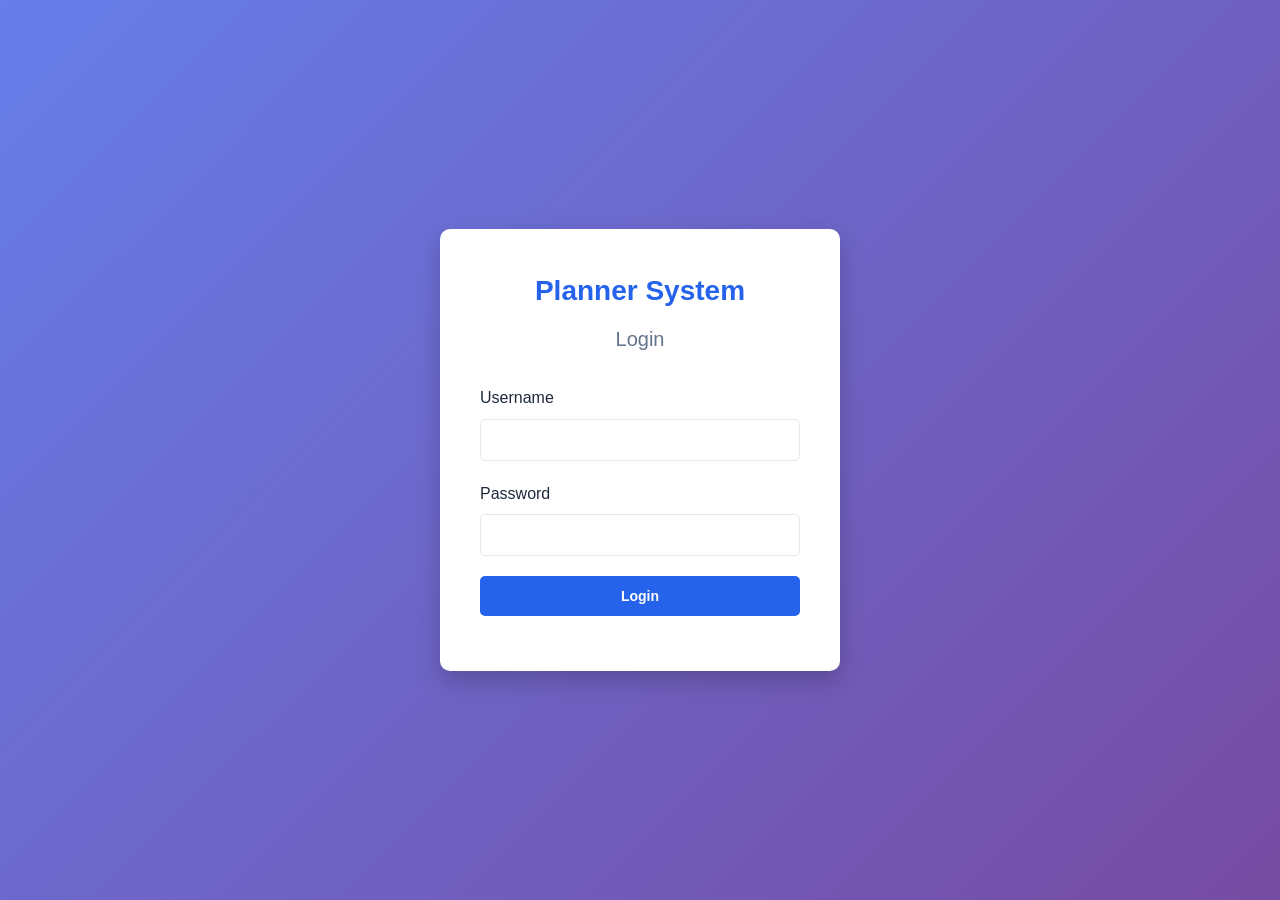
<file: jodb_web/index.html>
<!DOCTYPE html>
<html lang="en">
<head>
    <meta charset="UTF-8">
    <meta name="viewport" content="width=device-width, initial-scale=1.0">
    <title>Planner System - Login</title>
    <link rel="stylesheet" href="css/styles.css">
</head>
<body>
    <div class="login-container">
        <div class="login-box">
            <h1>Planner System</h1>
            <h2>Login</h2>
            <form id="loginForm">
                <div class="form-group">
                    <label for="username">Username</label>
                    <input type="text" id="username" name="username" required>
                </div>
                <div class="form-group">
                    <label for="password">Password</label>
                    <input type="password" id="password" name="password" required>
                </div>
                <button type="submit" class="btn btn-primary">Login</button>
                <div id="error-message" class="error-message"></div>
            </form>
        </div>
    </div>
    <script src="js/auth.js"></script>
</body>
</html>
</file>
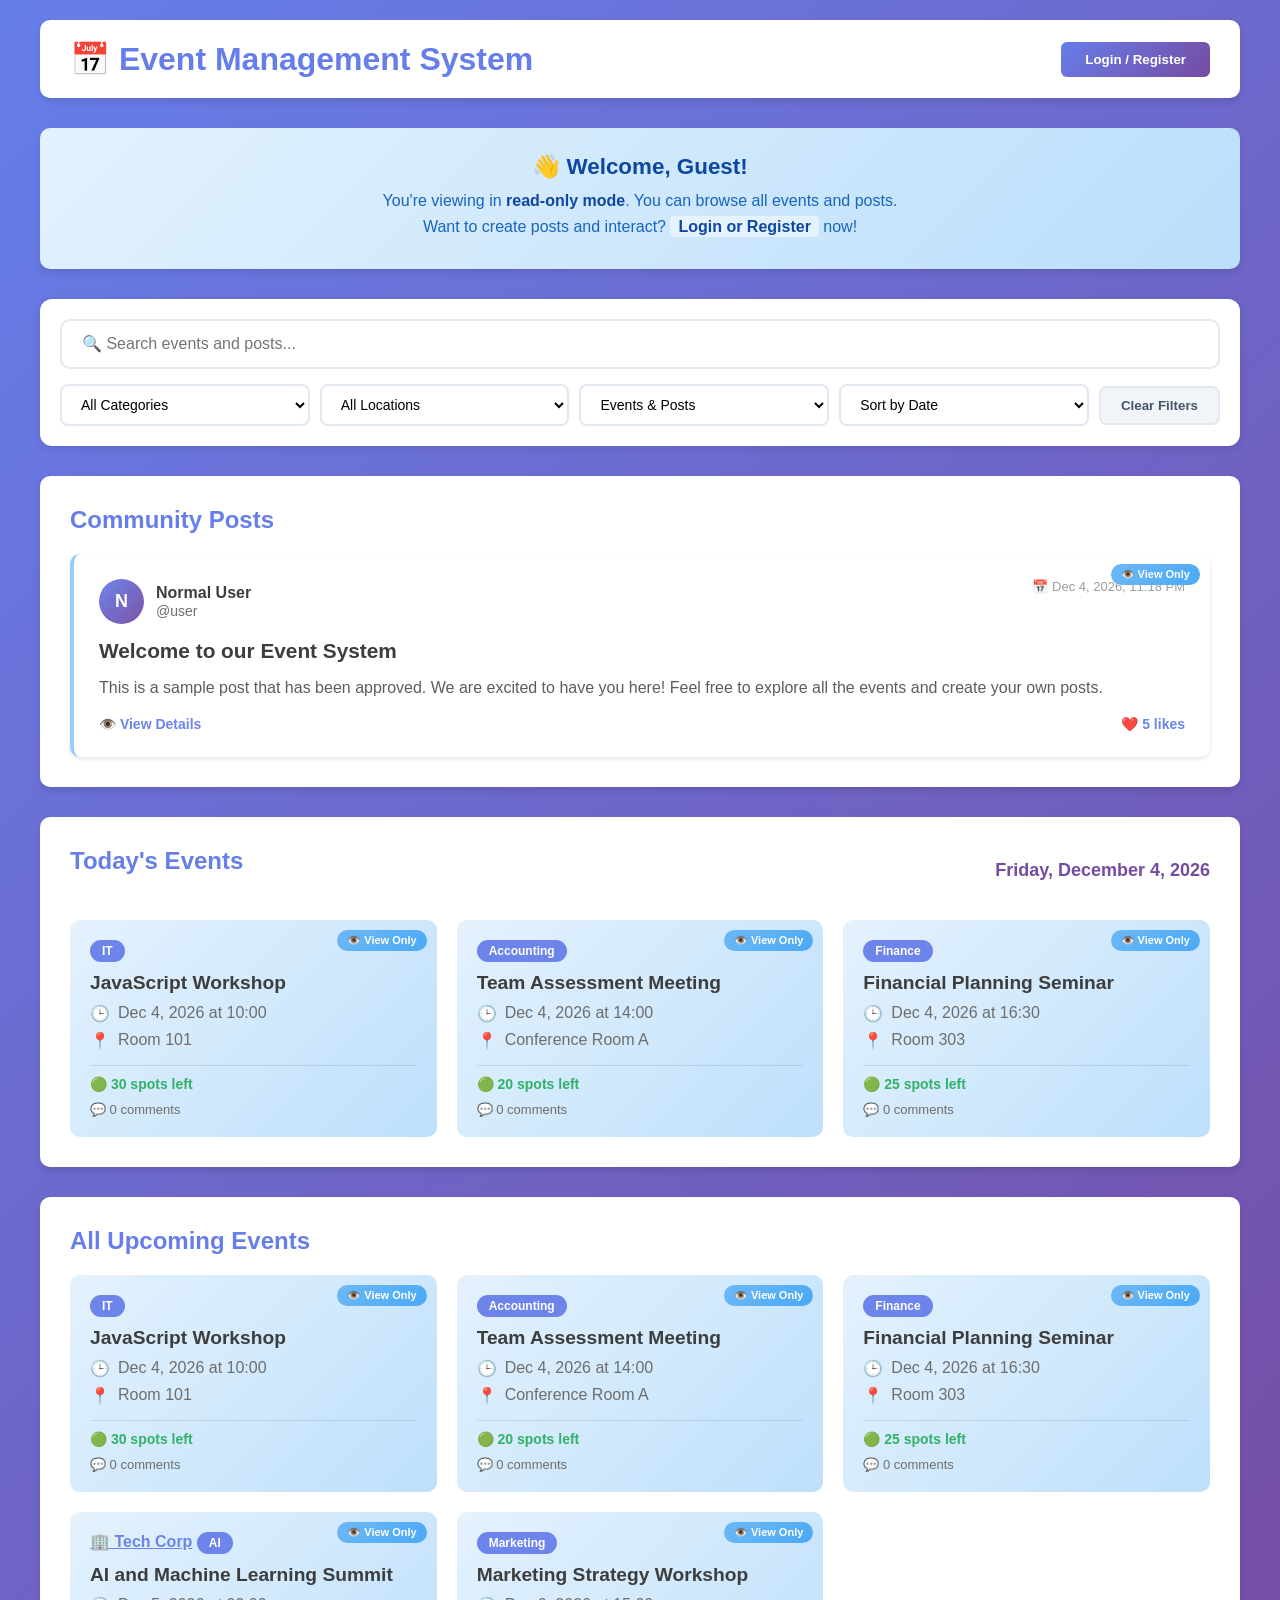
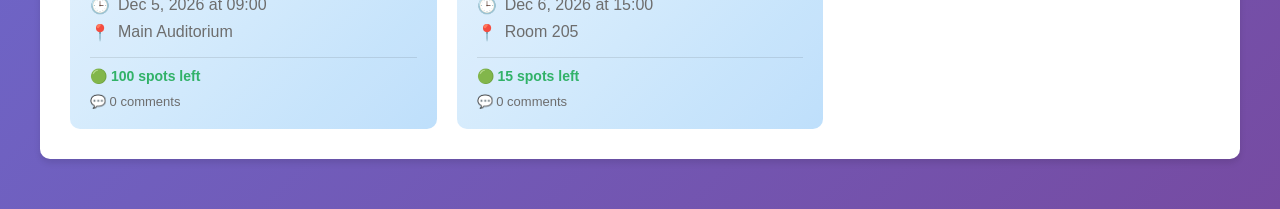
<file: web/index.html>
<!DOCTYPE html>
<html lang="en">
<head>
    <meta charset="UTF-8">
    <meta name="viewport" content="width=device-width, initial-scale=1.0">
    <title>Event Management System</title>
    <link rel="stylesheet" href="styles.css">
</head>
<body>
    <div class="container">
        <header>
            <div class="header-content">
                <h1>📅 Event Management System</h1>
                <div class="header-actions">
                    <div id="guestInfo" class="guest-info">
                        <button onclick="showAuthSection()" class="btn-login">Login / Register</button>
                    </div>
                    <div id="userInfo" class="user-info" style="display: none;">
                        <span id="userName"></span>
                        <button onclick="showSettingsModal()" class="btn-settings">⚙️ Settings</button>
                        <button onclick="logout()" class="btn-logout">Logout</button>
                    </div>
                </div>
            </div>
        </header>

        <!-- Login/Register Section -->
        <div id="authSection" class="auth-section" style="display: none;">
            <div class="auth-container">
                <!-- Login Card -->
                <div id="loginCard" class="login-card">
                    <h2>Login</h2>
                    <form id="loginForm">
                        <div class="form-group">
                            <label for="username">Username</label>
                            <input type="text" id="username" required>
                        </div>
                        <div class="form-group">
                            <label for="password">Password</label>
                            <input type="password" id="password" required>
                        </div>
                        <button type="submit" class="btn-primary">Login</button>
                    </form>
                    <p class="auth-toggle">Don't have an account? <a href="#" onclick="showRegisterCard(); return false;">Register here</a></p>
                    <div class="demo-credentials">
                        <p><strong>Demo Credentials:</strong></p>
                        <p>Admin: <code>admin</code> / <code>admin123</code></p>
                        <p>Company: <code>company1</code> or <code>company2</code> / <code>company123</code></p>
                        <p>User: <code>user</code>, <code>user2</code>, or <code>user3</code> / <code>user123</code></p>
                    </div>
                </div>

                <!-- Register Card -->
                <div id="registerCard" class="login-card" style="display: none;">
                    <h2>Create Your Account</h2>
                    <p class="card-subtitle">Join our community and start managing events</p>
                    <form id="registerForm">
                        <div class="form-row">
                            <div class="form-group">
                                <label for="regFullName">Full Name</label>
                                <input type="text" id="regFullName" placeholder="John Doe" required>
                            </div>
                            <div class="form-group">
                                <label for="regUsername">Username</label>
                                <input type="text" id="regUsername" placeholder="johndoe" required minlength="3">
                            </div>
                        </div>
                        
                        <div class="form-row">
                            <div class="form-group">
                                <label for="regEmail">Email Address</label>
                                <input type="email" id="regEmail" placeholder="john@example.com" required>
                            </div>
                            <div class="form-group">
                                <label for="regAccountType">Account Type</label>
                                <select id="regAccountType" required>
                                    <option value="">Choose type...</option>
                                    <option value="user">👤 Regular User</option>
                                    <option value="organizer">🎯 Event Organizer</option>
                                    <option value="company">🏢 Company (Needs Approval)</option>
                                </select>
                            </div>
                        </div>
                        
                        <div class="form-row">
                            <div class="form-group">
                                <label for="regPassword">Password</label>
                                <input type="password" id="regPassword" placeholder="Min. 6 characters" required minlength="6">
                            </div>
                            <div class="form-group">
                                <label for="regConfirmPassword">Confirm Password</label>
                                <input type="password" id="regConfirmPassword" placeholder="Re-enter password" required minlength="6">
                            </div>
                        </div>
                        
                        <div class="form-group interests-section">
                            <label class="interests-label">
                                <span>Select Your Interests</span>
                                <span class="required-badge">At least 2 required</span>
                            </label>
                            <div class="interests-grid">
                                <label class="interest-chip">
                                    <input type="checkbox" name="interests" value="IT">
                                    <span class="chip-content">
                                        <span class="chip-icon">💻</span>
                                        <span class="chip-text">IT</span>
                                    </span>
                                </label>
                                <label class="interest-chip">
                                    <input type="checkbox" name="interests" value="AI">
                                    <span class="chip-content">
                                        <span class="chip-icon">🤖</span>
                                        <span class="chip-text">AI</span>
                                    </span>
                                </label>
                                <label class="interest-chip">
                                    <input type="checkbox" name="interests" value="Accounting">
                                    <span class="chip-content">
                                        <span class="chip-icon">📊</span>
                                        <span class="chip-text">Accounting</span>
                                    </span>
                                </label>
                                <label class="interest-chip">
                                    <input type="checkbox" name="interests" value="Marketing">
                                    <span class="chip-content">
                                        <span class="chip-icon">📱</span>
                                        <span class="chip-text">Marketing</span>
                                    </span>
                                </label>
                                <label class="interest-chip">
                                    <input type="checkbox" name="interests" value="Finance">
                                    <span class="chip-content">
                                        <span class="chip-icon">💰</span>
                                        <span class="chip-text">Finance</span>
                                    </span>
                                </label>
                                <label class="interest-chip">
                                    <input type="checkbox" name="interests" value="Healthcare">
                                    <span class="chip-content">
                                        <span class="chip-icon">🏥</span>
                                        <span class="chip-text">Healthcare</span>
                                    </span>
                                </label>
                                <label class="interest-chip">
                                    <input type="checkbox" name="interests" value="Education">
                                    <span class="chip-content">
                                        <span class="chip-icon">📚</span>
                                        <span class="chip-text">Education</span>
                                    </span>
                                </label>
                                <label class="interest-chip">
                                    <input type="checkbox" name="interests" value="Engineering">
                                    <span class="chip-content">
                                        <span class="chip-icon">⚙️</span>
                                        <span class="chip-text">Engineering</span>
                                    </span>
                                </label>
                                <label class="interest-chip">
                                    <input type="checkbox" name="interests" value="Sales">
                                    <span class="chip-content">
                                        <span class="chip-icon">📈</span>
                                        <span class="chip-text">Sales</span>
                                    </span>
                                </label>
                                <label class="interest-chip">
                                    <input type="checkbox" name="interests" value="Human Resources">
                                    <span class="chip-content">
                                        <span class="chip-icon">👥</span>
                                        <span class="chip-text">HR</span>
                                    </span>
                                </label>
                                <label class="interest-chip">
                                    <input type="checkbox" name="interests" value="Design">
                                    <span class="chip-content">
                                        <span class="chip-icon">🎨</span>
                                        <span class="chip-text">Design</span>
                                    </span>
                                </label>
                                <label class="interest-chip">
                                    <input type="checkbox" name="interests" value="Legal">
                                    <span class="chip-content">
                                        <span class="chip-icon">⚖️</span>
                                        <span class="chip-text">Legal</span>
                                    </span>
                                </label>
                            </div>
                        </div>
                        
                        <button type="submit" class="btn-primary btn-register">Create Account</button>
                    </form>
                    <p class="auth-toggle">Already have an account? <a href="#" onclick="showLoginCard(); return false;">Login here</a></p>
                </div>
            </div>
        </div>

        <!-- Main Content Section -->
        <div id="mainContent">
            <!-- Admin Controls -->
            <div id="adminControls" style="display: none;" class="admin-controls">
                <h2>Admin Panel</h2>
                <div class="admin-buttons">
                    <button onclick="showAddEventModal()" class="btn-primary">➕ Add New Event</button>
                    <button onclick="showUserManagementModal()" class="btn-secondary">
                        👥 Manage Users 
                        <span id="pendingCompaniesCountBadge" class="badge">0</span>
                    </button>
                    <button onclick="showEventManagementModal()" class="btn-info">
                        📅 Pending Events 
                        <span id="pendingEventsCountBadge" class="badge">0</span>
                    </button>
                    <button onclick="showPostManagementModal()" class="btn-warning">
                        📝 Pending Posts 
                        <span id="pendingCountBadge" class="badge">0</span>
                    </button>
                    <button onclick="showProfileChangeRequestsModal()" class="btn-info">
                        🔄 Profile Change Requests 
                        <span id="pendingProfileChangesCountBadge" class="badge">0</span>
                    </button>
                    <button onclick="showDeletedComments()" class="btn-secondary">
                        🗑️ Deleted Comments
                    </button>
                </div>
            </div>

            <!-- Company Controls -->
            <div id="companyControls" style="display: none;" class="user-controls">
                <button onclick="showAddEventModal()" class="btn-primary">➕ Create Event</button>
                <button onclick="showAddPostModal()" class="btn-primary">✍️ Create Post</button>
            </div>

            <!-- Organizer Controls -->
            <div id="organizerControls" style="display: none;" class="user-controls">
                <button onclick="showAddEventModal()" class="btn-primary">➕ Create Event</button>
                <button onclick="showAddPostModal()" class="btn-primary">✍️ Create Post</button>
                <button onclick="showPostManagementModal()" class="btn-warning">
                    📝 Manage Posts 
                    <span id="organizerPendingCountBadge" class="badge">0</span>
                </button>
            </div>

            <!-- User Controls -->
            <div id="userControls" style="display: none;" class="user-controls">
                <button onclick="showAddEventModal()" class="btn-primary">➕ Propose Event</button>
                <button onclick="showAddPostModal()" class="btn-primary">✍️ Create Post</button>
                <button onclick="showMessagingModal()" class="btn-primary">📨 Messages</button>
                <button onclick="showMyRegistrations()" class="btn-secondary">📝 My Registrations</button>
            </div>

            <!-- Guest Controls -->
            <div id="guestControls" class="guest-controls">
                <div class="guest-message">
                    <h3>👋 Welcome, Guest!</h3>
                    <p>You're viewing in <strong>read-only mode</strong>. You can browse all events and posts.</p>
                    <p>Want to create posts and interact? <a href="#" onclick="showAuthSection(); return false;">Login or Register</a> now!</p>
                </div>
            </div>

            <!-- Search and Filter Section -->
            <div class="search-filter-section">
                <div class="search-box">
                    <input type="text" id="searchInput" placeholder="🔍 Search events and posts..." onkeyup="performSearch()">
                </div>
                <div class="filter-options">
                    <select id="categoryFilter" onchange="applyFilters()">
                        <option value="">All Categories</option>
                        <option value="IT">IT</option>
                        <option value="AI">AI</option>
                        <option value="Accounting">Accounting</option>
                        <option value="Marketing">Marketing</option>
                        <option value="Finance">Finance</option>
                        <option value="Healthcare">Healthcare</option>
                        <option value="Education">Education</option>
                        <option value="Engineering">Engineering</option>
                        <option value="Sales">Sales</option>
                        <option value="Human Resources">Human Resources</option>
                        <option value="Design">Design</option>
                        <option value="Legal">Legal</option>
                        <option value="Other">Other</option>
                    </select>
                    <select id="locationFilter" onchange="applyFilters()">
                        <option value="">All Locations</option>
                        <!-- Locations will be dynamically populated -->
                    </select>
                    <select id="typeFilter" onchange="applyFilters()">
                        <option value="">Events & Posts</option>
                        <option value="events">Events Only</option>
                        <option value="posts">Posts Only</option>
                    </select>
                    <select id="sortFilter" onchange="applyFilters()">
                        <option value="date">Sort by Date</option>
                        <option value="popular">Most Popular</option>
                        <option value="recommended">Recommended for You</option>
                    </select>
                    <button onclick="clearFilters()" class="btn-clear">Clear Filters</button>
                </div>
            </div>

            <!-- Posts Section -->
            <div class="events-section">
                <h2>Community Posts</h2>
                <div id="postsList" class="posts-list"></div>
            </div>

            <!-- Events Section -->
            <div class="events-section">
                <div class="section-header">
                    <h2>Today's Events</h2>
                    <div class="date-display" id="currentDate"></div>
                </div>
                <div id="eventsList" class="events-list"></div>
            </div>

            <!-- All Events Section -->
            <div class="events-section">
                <h2>All Upcoming Events</h2>
                <div id="allEventsList" class="events-list"></div>
            </div>
        </div>

        <!-- Event Detail Modal -->
        <div id="eventModal" class="modal">
            <div class="modal-content">
                <span class="close" onclick="closeEventModal()">&times;</span>
                <div id="eventDetails"></div>
            </div>
        </div>

        <!-- Post Detail Modal -->
        <div id="postModal" class="modal">
            <div class="modal-content">
                <span class="close" onclick="closePostModal()">&times;</span>
                <div id="postDetails"></div>
            </div>
        </div>

        <!-- Add Event Modal (Admin Only) -->
        <div id="addEventModal" class="modal">
            <div class="modal-content">
                <span class="close" onclick="closeAddEventModal()">&times;</span>
                <h2>Add New Event</h2>
                <form id="addEventForm">
                    <div class="form-group">
                        <label for="eventTitle">Event Title</label>
                        <input type="text" id="eventTitle" required>
                    </div>
                    <div class="form-group">
                        <label for="eventDate">Date</label>
                        <input type="date" id="eventDate" required>
                    </div>
                    <div class="form-group">
                        <label for="eventTime">Time</label>
                        <input type="time" id="eventTime" required>
                    </div>
                    <div class="form-group">
                        <label for="eventLocation">Location</label>
                        <input type="text" id="eventLocation" required>
                    </div>
                    <div class="form-group">
                        <label for="eventDescription">Description</label>
                        <textarea id="eventDescription" rows="4" required></textarea>
                    </div>
                    <div class="form-group">
                        <label for="eventCategory">Category</label>
                        <select id="eventCategory" required>
                            <option value="IT">IT</option>
                            <option value="AI">AI</option>
                            <option value="Accounting">Accounting</option>
                            <option value="Marketing">Marketing</option>
                            <option value="Finance">Finance</option>
                            <option value="Healthcare">Healthcare</option>
                            <option value="Education">Education</option>
                            <option value="Engineering">Engineering</option>
                            <option value="Sales">Sales</option>
                            <option value="Human Resources">Human Resources</option>
                            <option value="Design">Design</option>
                            <option value="Legal">Legal</option>
                            <option value="Other">Other</option>
                        </select>
                    </div>
                    <div class="form-group">
                        <label for="eventMaxAttendees">Maximum Attendees</label>
                        <input type="number" id="eventMaxAttendees" min="1" value="50" required>
                    </div>
                    <div class="form-group">
                        <label>Registration Fields to Collect:</label>
                        <div class="checkbox-group">
                            <label><input type="checkbox" id="visibleName" checked> Name</label>
                            <label><input type="checkbox" id="visibleEmail" checked> Email</label>
                            <label><input type="checkbox" id="visiblePhone"> Phone Number</label>
                            <label><input type="checkbox" id="visibleCompany"> Company/Organization</label>
                        </div>
                    </div>
                    <div class="form-group">
                        <label>Privacy Settings:</label>
                        <div class="checkbox-group">
                            <label><input type="checkbox" id="hideCapacity"> Hide capacity from other users</label>
                        </div>
                        <p class="form-hint">🔒 When enabled, only you and admins can see how many people registered</p>
                    </div>
                    <div class="form-group">
                        <label>Registration Approval:</label>
                        <div class="checkbox-group">
                            <label><input type="checkbox" id="autoApprove" checked> Automatically approve registrations</label>
                        </div>
                        <p class="form-hint">✓ When enabled, users will be automatically approved. When disabled, you must manually approve each registration.</p>
                    </div>
                    <button type="submit" class="btn-primary">Add Event</button>
                </form>
            </div>
        </div>

        <!-- Add Post Modal (User) -->
        <div id="addPostModal" class="modal">
            <div class="modal-content">
                <span class="close" onclick="closeAddPostModal()">&times;</span>
                <h2>Create New Post</h2>
                <p class="modal-info">Your post will be reviewed by an admin before being published.</p>
                <form id="addPostForm">
                    <div class="form-group">
                        <label for="postTitle">Post Title</label>
                        <input type="text" id="postTitle" required>
                    </div>
                    <div class="form-group">
                        <label for="postContent">Content</label>
                        <textarea id="postContent" rows="6" required></textarea>
                    </div>
                    <div class="form-group">
                        <label for="postCategory">Category</label>
                        <select id="postCategory" required>
                            <option value="IT">IT</option>
                            <option value="AI">AI</option>
                            <option value="Accounting">Accounting</option>
                            <option value="Marketing">Marketing</option>
                            <option value="Finance">Finance</option>
                            <option value="Healthcare">Healthcare</option>
                            <option value="Education">Education</option>
                            <option value="Engineering">Engineering</option>
                            <option value="Sales">Sales</option>
                            <option value="Human Resources">Human Resources</option>
                            <option value="Design">Design</option>
                            <option value="Legal">Legal</option>
                            <option value="Other">Other</option>
                        </select>
                    </div>
                    <button type="submit" class="btn-primary">Submit Post</button>
                </form>
            </div>
        </div>

        <!-- User Management Modal (Admin) -->
        <div id="userManagementModal" class="modal">
            <div class="modal-content modal-large">
                <span class="close" onclick="closeUserManagementModal()">&times;</span>
                <h2>User Management</h2>
                <div id="usersList" class="users-list"></div>
            </div>
        </div>

        <!-- Post Management Modal (Admin) -->
        <div id="postManagementModal" class="modal">
            <div class="modal-content modal-large">
                <span class="close" onclick="closePostManagementModal()">&times;</span>
                <h2>Pending Posts Review</h2>
                <div id="pendingPostsList" class="pending-posts-list"></div>
            </div>
        </div>

        <!-- Event Management Modal (Admin) -->
        <div id="eventManagementModal" class="modal">
            <div class="modal-content modal-large">
                <span class="close" onclick="closeEventManagementModal()">&times;</span>
                <h2>Pending Events Review</h2>
                <div id="pendingEventsList" class="pending-posts-list"></div>
            </div>
        </div>

        <!-- Event Subscription Modal -->
        <div id="subscriptionModal" class="modal">
            <div class="modal-content">
                <span class="close" onclick="closeSubscriptionModal()">&times;</span>
                <h2>Register for Event</h2>
                <h3 id="subscriptionEventTitle" style="color: #667eea; margin-bottom: 20px;"></h3>
                <form id="subscriptionForm">
                    <input type="hidden" id="subscriptionEventId">
                    <div class="form-group" id="subNameGroup">
                        <label for="subName">Full Name *</label>
                        <input type="text" id="subName" required>
                    </div>
                    <div class="form-group" id="subEmailGroup">
                        <label for="subEmail">Email *</label>
                        <input type="email" id="subEmail" required>
                    </div>
                    <div class="form-group" id="subPhoneGroup" style="display: none;">
                        <label for="subPhone">Phone Number</label>
                        <input type="tel" id="subPhone">
                    </div>
                    <div class="form-group" id="subCompanyGroup" style="display: none;">
                        <label for="subCompany">Company/Organization</label>
                        <input type="text" id="subCompany">
                    </div>
                    <button type="submit" class="btn-primary">Complete Registration</button>
                </form>
            </div>
        </div>

        <!-- Subscribers List Modal -->
        <div id="subscribersModal" class="modal">
            <div class="modal-content modal-large">
                <span class="close" onclick="closeSubscribersModal()">&times;</span>
                <h2>Event Attendees</h2>
                <h3 id="subscribersEventTitle" style="color: #667eea;"></h3>
                <p id="subscribersCount" style="margin-bottom: 20px; font-weight: 600;"></p>
                <div id="subscribersList" class="subscribers-list"></div>
            </div>
        </div>

        <!-- Settings Modal -->
        <div id="settingsModal" class="modal">
            <div class="modal-content modal-large">
                <span class="close" onclick="closeSettingsModal()">&times;</span>
                <h2>⚙️ Settings</h2>
                
                <div class="settings-tabs">
                    <button class="settings-tab active" onclick="switchSettingsTab('profile')">Profile</button>
                    <button class="settings-tab" onclick="switchSettingsTab('account')">Account</button>
                    <button class="settings-tab" onclick="switchSettingsTab('preferences')">Preferences</button>
                </div>

            <!-- Profile Settings -->
            <div id="profileSettings" class="settings-section">
                <h3>Profile Information</h3>
                
                <!-- Profile Photo Section -->
                <div class="profile-photo-section">
                    <div class="profile-photo-preview">
                        <img id="profilePhotoPreview" src="" alt="Profile Photo" onerror="this.src='data:image/svg+xml,%3Csvg xmlns=%22http://www.w3.org/2000/svg%22 viewBox=%220 0 100 100%22%3E%3Ccircle cx=%2250%22 cy=%2250%22 r=%2250%22 fill=%22%23667eea%22/%3E%3Ctext x=%2250%22 y=%2250%22 text-anchor=%22middle%22 dy=%22.3em%22 font-size=%2240%22 fill=%22white%22 font-family=%22Arial%22%3E👤%3C/text%3E%3C/svg%3E'">
                    </div>
                    <div class="profile-photo-actions">
                        <label for="profilePhotoInput" class="btn-upload">
                            📷 Upload Photo
                            <input type="file" id="profilePhotoInput" accept="image/*" style="display: none;" onchange="handleProfilePhotoChange(event)">
                        </label>
                        <button type="button" onclick="removeProfilePhoto()" class="btn-remove">Remove Photo</button>
                    </div>
                </div>

                <form id="profileForm" onsubmit="updateProfile(event)">
                    <div class="form-group">
                        <label>Username</label>
                        <input type="text" id="settingsUsername" disabled>
                    </div>
                    <div class="form-group">
                        <label>Full Name</label>
                        <input type="text" id="settingsName" required>
                    </div>
                    <div class="form-group">
                        <label>Email</label>
                        <input type="email" id="settingsEmail" required>
                    </div>
                    <div class="form-group">
                        <label>Phone</label>
                        <input type="tel" id="settingsPhone">
                    </div>
                    <div class="form-group">
                        <label>Company</label>
                        <input type="text" id="settingsCompany">
                    </div>
                    <div class="form-group">
                        <label>My Interests (Select at least 2)</label>
                        <div class="interests-checkbox-group" id="settingsInterests">
                            <!-- Interests will be dynamically loaded -->
                        </div>
                    </div>
                    <div id="companyRequestWarning" class="warning-message" style="display: none;">
                        ⚠️ As a company user, your profile changes will be submitted for admin approval
                    </div>
                    <button type="submit" class="btn" id="saveProfileBtn">Save Changes</button>
                </form>
            </div>                <!-- Account Settings -->
                <div id="accountSettings" class="settings-section" style="display: none;">
                    <h3>Account Settings</h3>
                    <form id="passwordForm" onsubmit="changePassword(event)">
                        <div class="form-group">
                            <label>Current Password</label>
                            <input type="password" id="currentPassword" required>
                        </div>
                        <div class="form-group">
                            <label>New Password</label>
                            <input type="password" id="newPassword" required minlength="6">
                        </div>
                        <div class="form-group">
                            <label>Confirm New Password</label>
                            <input type="password" id="confirmPassword" required minlength="6">
                        </div>
                        <button type="submit" class="btn">Change Password</button>
                    </form>

                    <div class="account-info">
                        <h3>Account Information</h3>
                        <p><strong>Username:</strong> <span id="accountUsername"></span></p>
                        <p><strong>Account Type:</strong> <span id="accountRole"></span></p>
                        <p><strong>Status:</strong> <span id="accountStatus"></span></p>
                    </div>
                </div>

                <!-- Preferences Settings -->
                <div id="preferencesSettings" class="settings-section" style="display: none;">
                    <h3>Preferences</h3>
                    <form id="preferencesForm" onsubmit="savePreferences(event)">
                        <div class="form-group">
                            <label class="checkbox-label">
                                <input type="checkbox" id="emailNotifications">
                                Receive email notifications
                            </label>
                        </div>
                        <div class="form-group">
                            <label class="checkbox-label">
                                <input type="checkbox" id="eventReminders">
                                Event reminders
                            </label>
                        </div>
                        <div class="form-group">
                            <label class="checkbox-label">
                                <input type="checkbox" id="marketingEmails">
                                Marketing emails
                            </label>
                        </div>
                        <div class="form-group">
                            <label>Theme</label>
                            <select id="themeSelect">
                                <option value="light">Light</option>
                                <option value="dark">Dark</option>
                                <option value="auto">Auto</option>
                            </select>
                        </div>
                        <div class="form-group">
                            <label>Language</label>
                            <select id="languageSelect">
                                <option value="en">English</option>
                                <option value="ar">العربية</option>
                                <option value="fr">Français</option>
                                <option value="es">Español</option>
                            </select>
                        </div>
                        <button type="submit" class="btn">Save Preferences</button>
                    </form>
                </div>
            </div>
        </div>

        <!-- Profile Change Requests Modal -->
        <div id="profileChangeRequestsModal" class="modal">
            <div class="modal-content modal-large">
                <span class="close" onclick="closeProfileChangeRequestsModal()">&times;</span>
                <h2>🔄 Profile Change Requests</h2>
                <div id="profileChangeRequestsList"></div>
            </div>
        </div>

        <!-- Company Profile Modal -->
        <div id="companyProfileModal" class="modal">
            <div class="modal-content modal-large">
                <span class="close" onclick="closeCompanyProfileModal()">&times;</span>
                <div id="companyProfileContent"></div>
            </div>
        </div>

        <!-- Event Comments Modal -->
        <div id="eventCommentsModal" class="modal">
            <div class="modal-content">
                <span class="close" onclick="closeEventCommentsModal()">&times;</span>
                <h2 id="eventCommentsTitle">Event Comments</h2>
                <div id="eventCommentsList" class="comments-list"></div>
                <div class="comment-form-section" id="commentFormSection">
                    <h3>Add a Comment</h3>
                    <form id="eventCommentForm" onsubmit="handleAddEventComment(event)">
                        <input type="hidden" id="commentEventId">
                        <textarea id="commentText" placeholder="Share your thoughts..." rows="3" required></textarea>
                        <button type="submit" class="btn-primary">Post Comment</button>
                    </form>
                </div>
            </div>
        </div>

        <!-- Messaging Modal -->
        <div id="messagingModal" class="modal">
            <div class="modal-content modal-large">
                <span class="close" onclick="closeMessagingModal()">&times;</span>
                <h2>📨 Messages</h2>
                <div class="messaging-container">
                    <div class="conversations-list">
                        <h3>Conversations</h3>
                        <div id="conversationsList"></div>
                    </div>
                    <div class="message-thread">
                        <div id="messageThreadHeader" class="message-thread-header"></div>
                        <div id="messageThreadContent" class="message-thread-content"></div>
                        <div id="messageForm" class="message-form">
                            <form onsubmit="handleSendMessage(event)">
                                <input type="hidden" id="messageRecipient">
                                <textarea id="messageText" placeholder="Type your message..." rows="2" required></textarea>
                                <button type="submit" class="btn-primary">Send</button>
                            </form>
                        </div>
                    </div>
                </div>
            </div>
        </div>

        <!-- New Conversation Modal -->
        <div id="newConversationModal" class="modal">
            <div class="modal-content">
                <span class="close" onclick="closeNewConversationModal()">&times;</span>
                <h2>New Message</h2>
                <form id="newConversationForm" onsubmit="handleNewConversation(event)">
                    <div class="form-group">
                        <label>Select Company</label>
                        <select id="newConversationRecipient" required>
                            <option value="">Choose a company...</option>
                        </select>
                    </div>
                    <div class="form-group">
                        <label>Message</label>
                        <textarea id="newConversationMessage" placeholder="Type your message..." rows="4" required></textarea>
                    </div>
                    <button type="submit" class="btn-primary">Send Message</button>
                </form>
            </div>
        </div>

        <!-- Deleted Comments Modal (Admin Only) -->
        <div id="deletedCommentsModal" class="modal">
            <div class="modal-content modal-large">
                <span class="close" onclick="closeDeletedCommentsModal()">&times;</span>
                <h2>🗑️ Deleted Comments</h2>
                <div id="deletedCommentsContent"></div>
            </div>
        </div>

        <!-- Edit Event Modal -->
        <div id="editEventModal" class="modal">
            <div class="modal-content">
                <span class="close" onclick="closeEditEventModal()">&times;</span>
                <h2>✏️ Edit Event</h2>
                <form id="editEventForm" onsubmit="handleEditEvent(event)">
                    <input type="hidden" id="editEventId">
                    <div class="form-group">
                        <label>Event Title *</label>
                        <input type="text" id="editEventTitle" required>
                    </div>
                    <div class="form-row">
                        <div class="form-group">
                            <label>Date *</label>
                            <input type="date" id="editEventDate" required>
                        </div>
                        <div class="form-group">
                            <label>Time *</label>
                            <input type="time" id="editEventTime" required>
                        </div>
                    </div>
                    <div class="form-group">
                        <label>Location *</label>
                        <input type="text" id="editEventLocation" required>
                    </div>
                    <div class="form-group">
                        <label>Category *</label>
                        <select id="editEventCategory" required></select>
                    </div>
                    <div class="form-group">
                        <label>Description *</label>
                        <textarea id="editEventDescription" rows="4" required></textarea>
                    </div>
                    <div class="form-group">
                        <label>Maximum Attendees *</label>
                        <input type="number" id="editEventMaxAttendees" min="1" required>
                    </div>
                    <div class="form-group">
                        <label>Registration Approval:</label>
                        <div class="checkbox-group">
                            <label><input type="checkbox" id="editAutoApprove"> Automatically approve registrations</label>
                        </div>
                        <p class="form-hint">✓ When enabled, users will be automatically approved. When disabled, you must manually approve each registration.</p>
                    </div>
                    <button type="submit" class="btn-primary">Save Changes</button>
                </form>
            </div>
        </div>

        <!-- Edit Post Modal -->
        <div id="editPostModal" class="modal">
            <div class="modal-content">
                <span class="close" onclick="closeEditPostModal()">&times;</span>
                <h2>✏️ Edit Post</h2>
                <form id="editPostForm" onsubmit="handleEditPost(event)">
                    <input type="hidden" id="editPostId">
                    <div class="form-group">
                        <label>Title *</label>
                        <input type="text" id="editPostTitle" required>
                    </div>
                    <div class="form-group">
                        <label>Category *</label>
                        <select id="editPostCategory" required></select>
                    </div>
                    <div class="form-group">
                        <label>Content *</label>
                        <textarea id="editPostContent" rows="6" required></textarea>
                    </div>
                    <button type="submit" class="btn-primary">Save Changes</button>
                </form>
            </div>
        </div>

        <!-- Edit History Modal (Admin Only) -->
        <div id="editHistoryModal" class="modal">
            <div class="modal-content modal-large">
                <span class="close" onclick="closeEditHistoryModal()">&times;</span>
                <h2>📜 Edit History</h2>
                <div id="editHistoryContent"></div>
            </div>
        </div>

        <!-- Event Registrations Modal (For Event Creators/Admin) -->
        <div id="registrationsModal" class="modal">
            <div class="modal-content modal-large">
                <span class="close" onclick="closeRegistrationsModal()">&times;</span>
                <h2>📋 Event Registrations</h2>
                <div id="registrationsContent"></div>
            </div>
        </div>

        <!-- My Registrations Modal (For Users) -->
        <div id="myRegistrationsModal" class="modal">
            <div class="modal-content modal-large">
                <span class="close" onclick="closeMyRegistrationsModal()">&times;</span>
                <h2>📝 My Event Registrations</h2>
                <div id="myRegistrationsContent"></div>
            </div>
        </div>
    </div>

    <script src="script.js"></script>
</body>
</html>
</file>
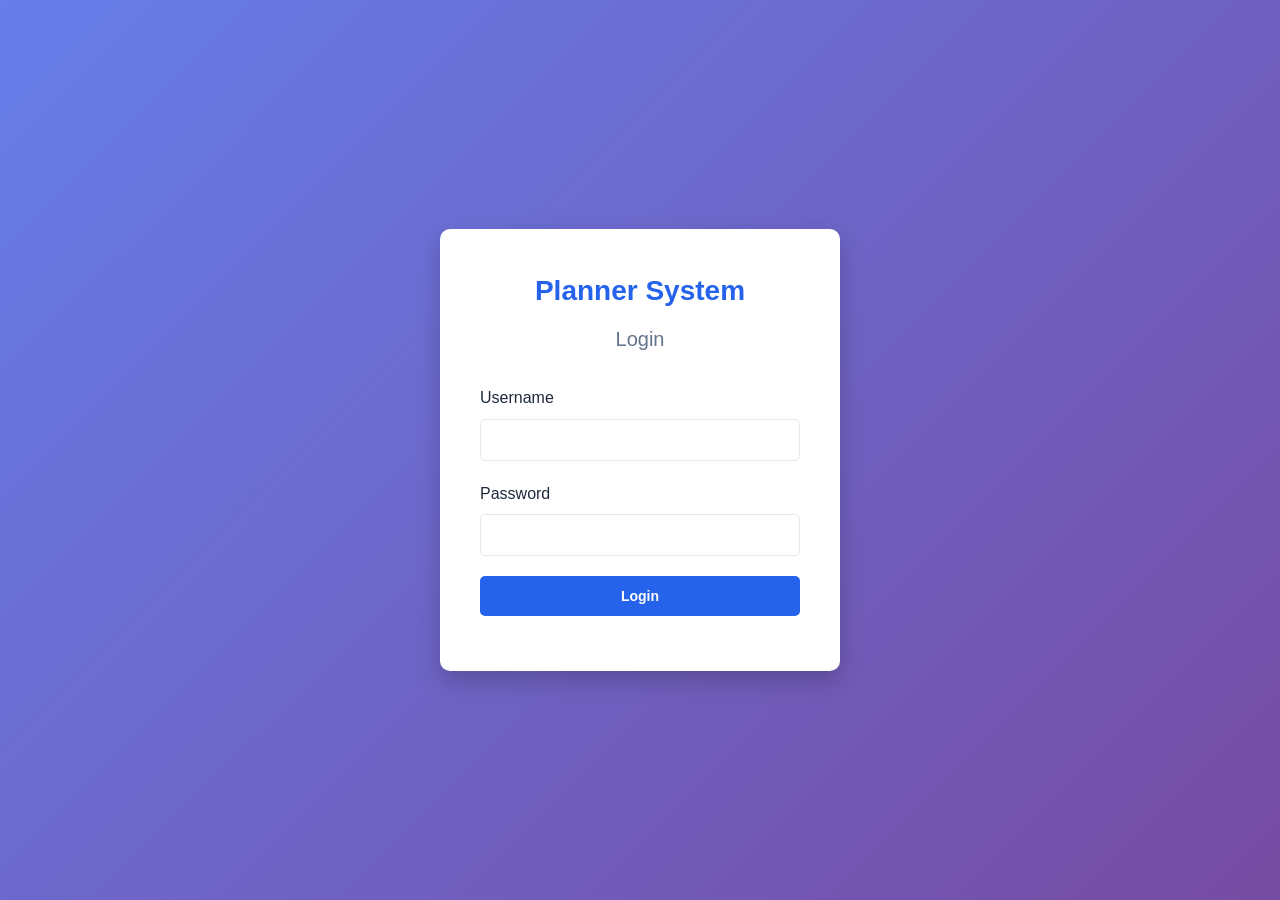
<file: jodb_web/dashboard.html>
<!DOCTYPE html>
<html lang="en">
<head>
    <meta charset="UTF-8">
    <meta name="viewport" content="width=device-width, initial-scale=1.0">
    <title>Planner Dashboard</title>
    <link rel="stylesheet" href="css/styles.css">
</head>
<body>
    <div class="dashboard">
        <nav class="sidebar">
            <div class="logo">
                <h2>Planner System</h2>
            </div>
            <ul class="nav-menu">
                <li><a href="#" class="nav-link active" data-section="overview">Dashboard</a></li>
                <li><a href="#" class="nav-link" data-section="users">Manage Users</a></li>
                <li><a href="#" class="nav-link" data-section="documents">Documents</a></li>
                <li><a href="#" class="nav-link logout">Logout</a></li>
            </ul>
        </nav>

        <main class="main-content">
            <header class="top-bar">
                <h1 id="section-title">Dashboard</h1>
                <div class="user-info">
                    <span>Welcome, <strong id="current-user">Planner</strong></span>
                </div>
            </header>

            <div class="content-area">
                <!-- Overview Section -->
                <section id="overview-section" class="content-section active">
                    <!-- Real-time Status Dashboard -->
                    <div class="dashboard-header">
                        <h2>📊 System Overview & Analytics</h2>
                        <div class="dashboard-controls">
                            <button class="btn btn-secondary btn-small" id="refresh-dashboard">🔄 Refresh</button>
                            <span class="last-update">Last updated: <span id="last-update-time">--</span></span>
                        </div>
                    </div>

                    <!-- Key Performance Indicators -->
                    <div class="kpi-section">
                        <div class="kpi-grid">
                            <div class="kpi-card kpi-primary">
                                <div class="kpi-icon">👥</div>
                                <div class="kpi-content">
                                    <h4>Total Users</h4>
                                    <span class="kpi-number" id="total-users">0</span>
                                    <span class="kpi-trend" id="users-trend">+0%</span>
                                </div>
                            </div>
                            <div class="kpi-card kpi-success">
                                <div class="kpi-icon">🔧</div>
                                <div class="kpi-content">
                                    <h4>Active Technicians</h4>
                                    <span class="kpi-number" id="total-technicians">0</span>
                                    <span class="kpi-trend" id="tech-trend">+0%</span>
                                </div>
                            </div>
                            <div class="kpi-card kpi-warning">
                                <div class="kpi-icon">👔</div>
                                <div class="kpi-content">
                                    <h4>Supervisors</h4>
                                    <span class="kpi-number" id="total-supervisors">0</span>
                                    <span class="kpi-trend" id="super-trend">+0%</span>
                                </div>
                            </div>
                            <div class="kpi-card kpi-info">
                                <div class="kpi-icon">📄</div>
                                <div class="kpi-content">
                                    <h4>Documents</h4>
                                    <span class="kpi-number" id="total-documents">0</span>
                                    <span class="kpi-trend" id="docs-trend">+0%</span>
                                </div>
                            </div>
                        </div>
                    </div>

                    <!-- System Status Monitor -->
                    <div class="status-section">
                        <h3>🚥 System Status</h3>
                        <div class="status-grid">
                            <div class="status-item">
                                <div class="status-indicator" id="database-status">🟢</div>
                                <div class="status-label">Database</div>
                                <div class="status-value">Online</div>
                            </div>
                            <div class="status-item">
                                <div class="status-indicator" id="operations-status">🟢</div>
                                <div class="status-label">Operations</div>
                                <div class="status-value" id="operations-value">Running</div>
                            </div>
                            <div class="status-item">
                                <div class="status-indicator" id="workflow-status">🟡</div>
                                <div class="status-label">Workflow</div>
                                <div class="status-value" id="workflow-value">Active</div>
                            </div>
                            <div class="status-item">
                                <div class="status-indicator" id="performance-status">🟢</div>
                                <div class="status-label">Performance</div>
                                <div class="status-value" id="performance-value">Optimal</div>
                            </div>
                        </div>
                    </div>

                    <!-- Analytics Cards -->
                    <div class="analytics-section">
                        <div class="analytics-grid">
                            <!-- Operations Analytics -->
                            <div class="analytics-card">
                                <div class="card-header">
                                    <h4>📈 Operations Analytics</h4>
                                    <span class="card-period">Last 7 Days</span>
                                </div>
                                <div class="analytics-content">
                                    <div class="metric-row">
                                        <span class="metric-label">Completed Operations</span>
                                        <span class="metric-value" id="completed-ops">0</span>
                                    </div>
                                    <div class="metric-row">
                                        <span class="metric-label">Pending Operations</span>
                                        <span class="metric-value" id="pending-ops">0</span>
                                    </div>
                                    <div class="metric-row">
                                        <span class="metric-label">Success Rate</span>
                                        <span class="metric-value metric-percentage" id="success-rate">0%</span>
                                    </div>
                                    <div class="progress-bar">
                                        <div class="progress-fill" id="operations-progress"></div>
                                    </div>
                                </div>
                            </div>

                            <!-- Performance Metrics -->
                            <div class="analytics-card">
                                <div class="card-header">
                                    <h4>⚡ Performance Metrics</h4>
                                    <span class="card-period">Real-time</span>
                                </div>
                                <div class="analytics-content">
                                    <div class="metric-row">
                                        <span class="metric-label">Avg. Efficiency</span>
                                        <span class="metric-value metric-percentage" id="avg-efficiency">0%</span>
                                    </div>
                                    <div class="metric-row">
                                        <span class="metric-label">Time Utilization</span>
                                        <span class="metric-value metric-percentage" id="time-utilization">0%</span>
                                    </div>
                                    <div class="metric-row">
                                        <span class="metric-label">Resource Usage</span>
                                        <span class="metric-value metric-percentage" id="resource-usage">0%</span>
                                    </div>
                                    <div class="performance-gauge">
                                        <div class="gauge-fill" id="performance-gauge"></div>
                                    </div>
                                </div>
                            </div>

                            <!-- Recent Activity -->
                            <div class="analytics-card">
                                <div class="card-header">
                                    <h4>🕒 Recent Activity</h4>
                                    <span class="card-period">Live Feed</span>
                                </div>
                                <div class="analytics-content">
                                    <div class="activity-feed" id="activity-feed">
                                        <div class="activity-item">
                                            <div class="activity-time">--:--</div>
                                            <div class="activity-text">System initialized</div>
                                        </div>
                                    </div>
                                </div>
                            </div>

                            <!-- Quick Stats -->
                            <div class="analytics-card">
                                <div class="card-header">
                                    <h4>⚡ Quick Stats</h4>
                                    <span class="card-period">Summary</span>
                                </div>
                                <div class="analytics-content">
                                    <div class="quick-stats-grid">
                                        <div class="quick-stat">
                                            <div class="stat-number" id="total-operations">0</div>
                                            <div class="stat-label">Total Operations</div>
                                        </div>
                                        <div class="quick-stat">
                                            <div class="stat-number" id="avg-completion-time">0h</div>
                                            <div class="stat-label">Avg Completion</div>
                                        </div>
                                        <div class="quick-stat">
                                            <div class="stat-number" id="overdue-count">0</div>
                                            <div class="stat-label">Overdue Items</div>
                                        </div>
                                        <div class="quick-stat">
                                            <div class="stat-number" id="active-projects">0</div>
                                            <div class="stat-label">Active Projects</div>
                                        </div>
                                    </div>
                                </div>
                            </div>
                        </div>
                    </div>

                    <!-- Alerts Section -->
                    <div class="alerts-section" id="alerts-section">
                        <h3>🚨 System Alerts</h3>
                        <div class="alerts-container" id="alerts-container">
                            <!-- Alerts will be populated here -->
                        </div>
                    </div>
                </section>

                <!-- Users Management Section -->
                <section id="users-section" class="content-section">
                    <div class="section-header">
                        <h2>User Management</h2>
                        <button class="btn btn-primary" id="add-user-btn">Add New User</button>
                    </div>

                    <div id="user-form-container" class="form-container" style="display: none;">
                        <h3>Create New User</h3>
                        <form id="userForm">
                            <div class="form-group">
                                <label for="user-username">Username</label>
                                <input type="text" id="user-username" required>
                            </div>
                            <div class="form-group">
                                <label for="user-password">Password</label>
                                <input type="password" id="user-password" required>
                            </div>
                            <div class="form-group">
                                <label for="user-email">Email</label>
                                <input type="email" id="user-email" required>
                            </div>
                            <div class="form-group">
                                <label for="user-role">Role</label>
                                <select id="user-role" required>
                                    <option value="">Select Role</option>
                                    <option value="technician">Technician</option>
                                    <option value="supervisor">Supervisor</option>
                                </select>
                            </div>
                            <div class="form-group">
                                <label for="user-team">Team Assigned</label>
                                <select id="user-team">
                                    <option value="">Select team</option>
                                    <option value="quality">quality</option>
                                    <option value="tester">tester</option>
                                    <option value="production">production</option>
                                </select>
                            </div>
                            <div class="form-group" id="user-supervisor-group" style="display:none;">
                                <label for="user-supervisor">Supervisor (same team)</label>
                                <select id="user-supervisor">
                                    <option value="">Select supervisor</option>
                                </select>
                            </div>
                            <div class="form-actions">
                                <button type="submit" class="btn btn-primary">Create User</button>
                                <button type="button" class="btn btn-secondary" id="cancel-user-btn">Cancel</button>
                            </div>
                        </form>
                    </div>

                    <div class="table-container">
                        <table id="users-table">
                            <thead>
                                <tr>
                                    <th>Username</th>
                                    <th>Email</th>
                                    <th>Role</th>
                                    <th>Team</th>
                                    <th>Supervisor</th>
                                    <th>Created Date</th>
                                    <th>Actions</th>
                                </tr>
                            </thead>
                            <tbody id="users-tbody">
                                <!-- Users will be populated here -->
                            </tbody>
                        </table>
                    </div>
                </section>

                <!-- Documents Section -->
                <section id="documents-section" class="content-section">
                    <div class="section-header">
                        <h2>Document Management</h2>
                        <button class="btn btn-primary" id="add-document-btn">Create New Document</button>
                    </div>

                    <div id="document-form-container" class="form-container" style="display: none;">
                        <h3>Create New Document</h3>
                        <form id="documentForm">
                            <div class="form-group">
                                <label for="doc-job-order">Job Order</label>
                                <input type="text" id="doc-job-order" name="Job_Order" required>
                            </div>
                            <!-- Devices builder: add one or more devices with team and tasks -->
                            <div class="form-group">
                                <label>Devices</label>
                                <div id="devices-container"></div>
                                <button type="button" class="btn btn-secondary btn-small" id="add-device-btn">Add New Device</button>
                            </div>
                            <div class="form-actions">
                                <button type="submit" class="btn btn-primary">Create Document</button>
                                <button type="button" class="btn btn-secondary" id="cancel-document-btn">Cancel</button>
                            </div>
                        </form>
                    </div>

                    <div class="table-container">
                        <table id="documents-table">
                            <thead>
                                <tr>
                                    <th>Job Order</th>
                                    <th>Devices</th>
                                    <th>Operations</th>
                                    <th>Assigned Technicians</th>
                                    <th>Created Date</th>
                                    <th>Actions</th>
                                </tr>
                            </thead>
                            <tbody id="documents-tbody">
                                <!-- Documents will be populated here -->
                            </tbody>
                        </table>
                    </div>
                </section>
            </div>
        </main>
    </div>

    <!-- Modal for viewing document details -->
    <div id="document-modal" class="modal">
        <div class="modal-content">
            <span class="close">&times;</span>
            <h2>Document Details</h2>
            <div id="modal-body"></div>
        </div>
    </div>

    <script src="js/sample-data.js"></script>
    <script src="js/dashboard.js"></script>
</body>
</html>
</file>
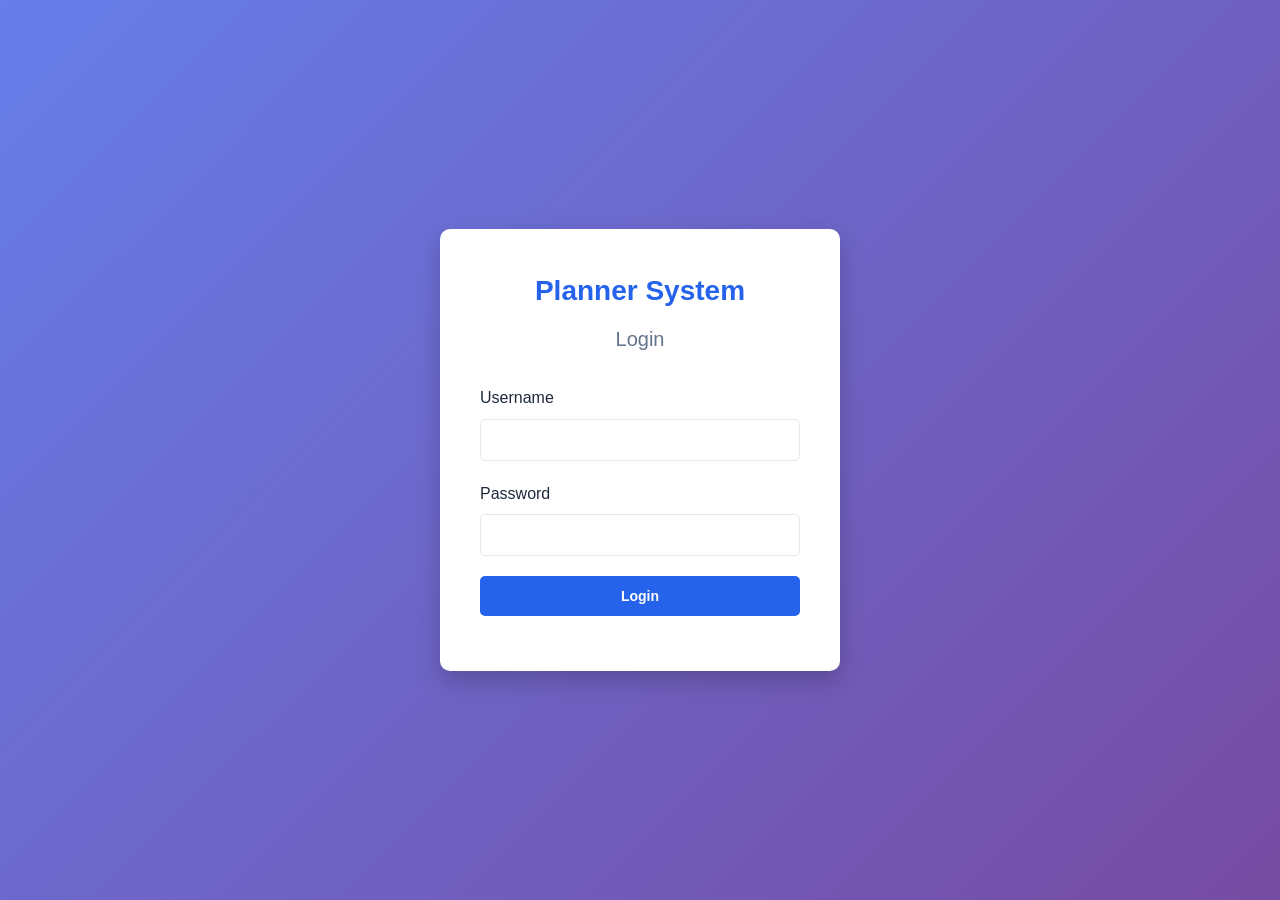
<file: jodb_web/supervisor.html>
<!DOCTYPE html>
<html lang="en">
<head>
    <meta charset="UTF-8">
    <meta name="viewport" content="width=device-width, initial-scale=1.0">
    <title>Supervisor Dashboard</title>
    <link rel="stylesheet" href="css/styles.css">
</head>
<body>
    <div class="dashboard">
        <nav class="sidebar">
            <div class="logo">
                <h2>Supervisor System</h2>
            </div>
            <ul class="nav-menu">
                <li><a href="#" class="nav-link active" data-section="overview">Dashboard</a></li>
                <li><a href="#" class="nav-link" data-section="approvals">Task Approvals</a></li>
                <li><a href="#" class="nav-link logout">Logout</a></li>
            </ul>
        </nav>

        <main class="main-content">
            <header class="top-bar">
                <h1 id="section-title">Dashboard</h1>
                <div class="user-info">
                    <span>Welcome, <strong id="current-user">Supervisor</strong></span>
                </div>
            </header>

            <div class="content-area">
                <!-- Overview Section -->
                <section id="overview-section" class="content-section active">
                    <!-- Real-time Status Dashboard -->
                    <div class="dashboard-header">
                        <h2>📊 System Overview & Analytics</h2>
                        <div class="dashboard-controls">
                            <button class="btn btn-secondary btn-small" id="refresh-dashboard">🔄 Refresh</button>
                            <span class="last-update">Last updated: <span id="last-update-time">--</span></span>
                        </div>
                    </div>

                    <!-- KPI and analytics identical to planner dashboard -->
                    <div class="kpi-section">
                        <div class="kpi-grid">
                            <div class="kpi-card kpi-primary">
                                <div class="kpi-icon">👥</div>
                                <div class="kpi-content">
                                    <h4>Total Users</h4>
                                    <span class="kpi-number" id="total-users">0</span>
                                    <span class="kpi-trend" id="users-trend">+0%</span>
                                </div>
                            </div>
                            <div class="kpi-card kpi-success">
                                <div class="kpi-icon">🔧</div>
                                <div class="kpi-content">
                                    <h4>Active Technicians</h4>
                                    <span class="kpi-number" id="total-technicians">0</span>
                                    <span class="kpi-trend" id="tech-trend">+0%</span>
                                </div>
                            </div>
                            <div class="kpi-card kpi-warning">
                                <div class="kpi-icon">👔</div>
                                <div class="kpi-content">
                                    <h4>Supervisors</h4>
                                    <span class="kpi-number" id="total-supervisors">0</span>
                                    <span class="kpi-trend" id="super-trend">+0%</span>
                                </div>
                            </div>
                            <div class="kpi-card kpi-info">
                                <div class="kpi-icon">📄</div>
                                <div class="kpi-content">
                                    <h4>Documents</h4>
                                    <span class="kpi-number" id="total-documents">0</span>
                                    <span class="kpi-trend" id="docs-trend">+0%</span>
                                </div>
                            </div>
                        </div>
                    </div>

                    <div class="status-section">
                        <h3>🚥 System Status</h3>
                        <div class="status-grid">
                            <div class="status-item">
                                <div class="status-indicator" id="database-status">🟢</div>
                                <div class="status-label">Database</div>
                                <div class="status-value">Online</div>
                            </div>
                            <div class="status-item">
                                <div class="status-indicator" id="operations-status">🟢</div>
                                <div class="status-label">Operations</div>
                                <div class="status-value" id="operations-value">Running</div>
                            </div>
                            <div class="status-item">
                                <div class="status-indicator" id="workflow-status">🟡</div>
                                <div class="status-label">Workflow</div>
                                <div class="status-value" id="workflow-value">Active</div>
                            </div>
                            <div class="status-item">
                                <div class="status-indicator" id="performance-status">🟢</div>
                                <div class="status-label">Performance</div>
                                <div class="status-value" id="performance-value">Optimal</div>
                            </div>
                        </div>
                    </div>

                    <div class="analytics-section">
                        <div class="analytics-grid">
                            <div class="analytics-card">
                                <div class="card-header">
                                    <h4>📈 Operations Analytics</h4>
                                    <span class="card-period">Last 7 Days</span>
                                </div>
                                <div class="analytics-content">
                                    <div class="metric-row">
                                        <span class="metric-label">Completed Operations</span>
                                        <span class="metric-value" id="completed-ops">0</span>
                                    </div>
                                    <div class="metric-row">
                                        <span class="metric-label">Pending Operations</span>
                                        <span class="metric-value" id="pending-ops">0</span>
                                    </div>
                                    <div class="metric-row">
                                        <span class="metric-label">Success Rate</span>
                                        <span class="metric-value metric-percentage" id="success-rate">0%</span>
                                    </div>
                                    <div class="progress-bar">
                                        <div class="progress-fill" id="operations-progress"></div>
                                    </div>
                                </div>
                            </div>

                            <div class="analytics-card">
                                <div class="card-header">
                                    <h4>⚡ Performance Metrics</h4>
                                    <span class="card-period">Real-time</span>
                                </div>
                                <div class="analytics-content">
                                    <div class="metric-row">
                                        <span class="metric-label">Avg. Efficiency</span>
                                        <span class="metric-value metric-percentage" id="avg-efficiency">0%</span>
                                    </div>
                                    <div class="metric-row">
                                        <span class="metric-label">Time Utilization</span>
                                        <span class="metric-value metric-percentage" id="time-utilization">0%</span>
                                    </div>
                                    <div class="metric-row">
                                        <span class="metric-label">Resource Usage</span>
                                        <span class="metric-value metric-percentage" id="resource-usage">0%</span>
                                    </div>
                                    <div class="performance-gauge">
                                        <div class="gauge-fill" id="performance-gauge"></div>
                                    </div>
                                </div>
                            </div>

                            <div class="analytics-card">
                                <div class="card-header">
                                    <h4>🕒 Recent Activity</h4>
                                    <span class="card-period">Live Feed</span>
                                </div>
                                <div class="analytics-content">
                                    <div class="activity-feed" id="activity-feed">
                                        <div class="activity-item">
                                            <div class="activity-time">--:--</div>
                                            <div class="activity-text">System initialized</div>
                                        </div>
                                    </div>
                                </div>
                            </div>

                            <div class="analytics-card">
                                <div class="card-header">
                                    <h4>⚡ Quick Stats</h4>
                                    <span class="card-period">Summary</span>
                                </div>
                                <div class="analytics-content">
                                    <div class="quick-stats-grid">
                                        <div class="quick-stat">
                                            <div class="stat-number" id="total-operations">0</div>
                                            <div class="stat-label">Total Operations</div>
                                        </div>
                                        <div class="quick-stat">
                                            <div class="stat-number" id="avg-completion-time">0h</div>
                                            <div class="stat-label">Avg Completion</div>
                                        </div>
                                        <div class="quick-stat">
                                            <div class="stat-number" id="overdue-count">0</div>
                                            <div class="stat-label">Overdue Items</div>
                                        </div>
                                        <div class="quick-stat">
                                            <div class="stat-number" id="active-projects">0</div>
                                            <div class="stat-label">Active Projects</div>
                                        </div>
                                    </div>
                                </div>
                            </div>
                        </div>
                    </div>

                    <div class="alerts-section" id="alerts-section">
                        <h3>🚨 System Alerts</h3>
                        <div class="alerts-container" id="alerts-container"></div>
                    </div>
                </section>

                <!-- Approvals Section -->
                <section id="approvals-section" class="content-section">
                    <div class="section-header">
                        <h2>Task Approvals</h2>
                        <button class="btn btn-secondary btn-small" id="refresh-approvals">Refresh</button>
                    </div>
                    <div class="table-container">
                        <table class="simple-table">
                            <thead>
                                <tr>
                                    <th>Job Order</th>
                                    <th>Device</th>
                                    <th>Operation</th>
                                    <th>Technician</th>
                                    <th>Min Time</th>
                                    <th>Actual Time</th>
                                    <th>Min Output</th>
                                    <th>Actual Output</th>
                                    <th>Notes</th>
                                    <th>Supervisor Note</th>
                                    <th>Actions</th>
                                </tr>
                            </thead>
                            <tbody id="approvals-tbody"></tbody>
                        </table>
                    </div>
                </section>
            </div>
        </main>
    </div>

    <script src="js/sample-data.js"></script>
    <script src="js/supervisor.js"></script>
</body>
</html>
</file>
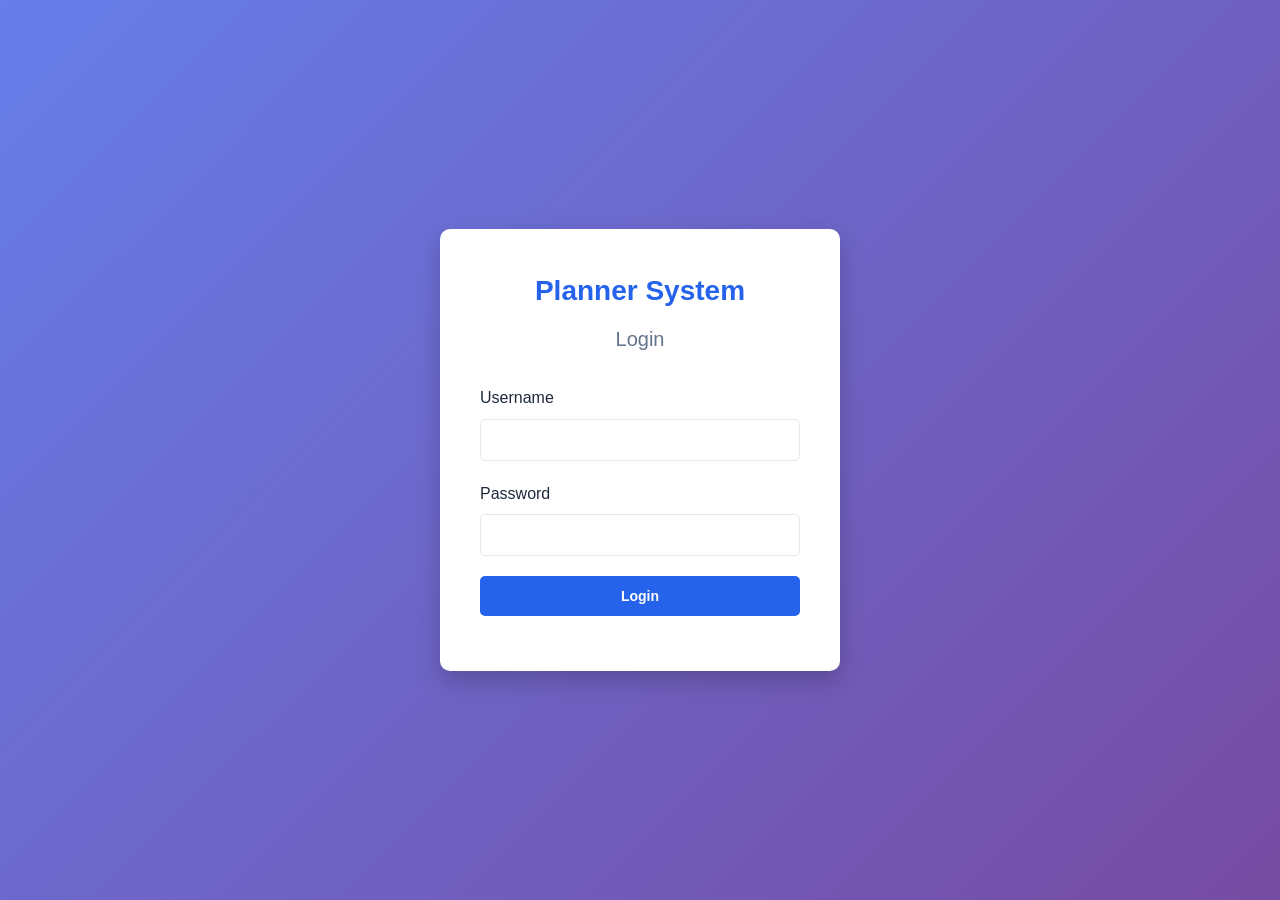
<file: jodb_web/technician.html>
<!DOCTYPE html>
<html lang="en">
<head>
    <meta charset="UTF-8" />
    <meta name="viewport" content="width=device-width, initial-scale=1.0" />
    <title>Technician Dashboard</title>
    <link rel="stylesheet" href="css/styles.css" />
</head>
<body>
    <div class="dashboard">
        <nav class="sidebar">
            <div class="logo">
                <h2>Technician</h2>
            </div>
            <ul class="nav-menu">
                <li><a href="#" class="nav-link active" data-section="my-work">My Work</a></li>
                <!-- <li><a href="#" class="nav-link" data-section="assigned-docs">Assigned Documents</a></li> -->
                <li><a href="#" class="nav-link logout">Logout</a></li>
            </ul>
        </nav>

        <main class="main-content">
            <header class="top-bar">
                <h1 id="section-title">My Work</h1>
                <div class="user-info">
                    <span>Welcome, <strong id="current-user">Technician</strong></span>
                </div>
            </header>

            <div class="content-area">
                <!-- My Work Section -->
                <section id="my-work-section" class="content-section active">
                    <div class="section-header">
                        <h2>My Assigned Documents</h2>
                        <button class="btn btn-secondary btn-small" id="refresh-tech">Refresh</button>
                    </div>

                    <div id="tech-empty-state" class="empty-state" style="display:none;">No assigned documents yet.</div>

                    <div class="table-container">
                        <table id="tech-docs-table">
                            <thead>
                                <tr>
                                    <th>Job Order</th>
                                    <th>Devices</th>
                                    <th>Created</th>
                                    <th>Operations</th>
                                    <th>Actions</th>
                                </tr>
                            </thead>
                            <tbody id="tech-docs-tbody"></tbody>
                        </table>
                    </div>
                </section>

                <!-- Assigned Documents Section (alias view) -->
                <!-- <section id="assigned-docs-section" class="content-section">
                    <div class="section-header">
                        <h2>Assigned Documents</h2>
                    </div>
                    <div class="table-container">
                        <table class="simple-table">
                            <thead>
                                <tr>
                                    <th>Job Order</th>
                                    <th>Job Order ID</th>
                                    <th>Device</th>
                                    <th>Assigned</th>
                                </tr>
                            </thead>
                            <tbody id="assigned-summary-body"></tbody>
                        </table>
                    </div>
                </section> -->
            </div>
        </main>
    </div>

    <!-- Modal for editing operations -->
    <div id="op-modal" class="modal">
        <div class="modal-content">
            <span class="close" id="op-modal-close">&times;</span>
            <h2 id="op-modal-title">Update Operations</h2>
            <div id="op-modal-body">
                <!-- Technician header inputs -->
                <div class="tech-header-form">
                    <div class="form-row">
                        <div class="form-col">
                            <label>Day</label>
                            <input type="text" id="tech-day" readonly />
                        </div>
                        <div class="form-col">
                            <label>Date</label>
                            <input type="date" id="tech-date" />
                        </div>
                        <div class="form-col">
                            <label>Job Order</label>
                            <input type="text" id="tech-job-order" readonly />
                        </div>
                        <div class="form-col">
                            <label>Serial No</label>
                            <input type="text" id="tech-serial-no" readonly />
                        </div>
                    </div>
                    <div class="form-row">
                        <div class="form-col">
                            <label>Tech Name</label>
                            <input type="text" id="tech-name" readonly />
                        </div>
                        <div class="form-col">
                            <label>Tech ID</label>
                            <input type="text" id="tech-id" readonly />
                        </div>
                    </div>
                </div>

                <!-- Optional overall time control -->
                <div class="overall-time-control" style="margin: 10px 0;">
                    <label style="display:flex; align-items:center; gap:8px;">
                        <input type="checkbox" id="use-overall-time" />
                        Use overall time range (start of first task to end of last task)
                    </label>
                    <div id="overall-time-fields" style="display:none; margin-top:8px;">
                        <div class="form-row">
                            <div class="form-col">
                                <label>Overall Start</label>
                                <input type="time" id="overall-start" />
                            </div>
                            <div class="form-col">
                                <label>Overall End</label>
                                <input type="time" id="overall-end" />
                            </div>
                        </div>
                        <small>When enabled, the first task's start time will be set to Overall Start and the last task's end time to Overall End on save.</small>
                    </div>
                </div>

                <!-- Operations table with required fields -->
                <div class="table-wrapper">
                    <table class="operations-table">
                        <thead>
                            <tr>
                                <th>#</th>
                                <th>Operation/Task</th>
                                <th>Custom Operation</th>
                                <th>Min Output</th>
                                <th>Min Time (hrs)</th>
                                <th>Actual Output</th>
                                <th>Start / Current Time</th>
                                <th>End / Actual Time</th>
                                <th>Status</th>
                                <th>Notes</th>
                            </tr>
                        </thead>
                        <tbody id="tech-ops-tbody">
                            <!-- Rows will be populated by technician.js -->
                        </tbody>
                    </table>
                </div>
            </div>
            <div class="form-actions">
                <button class="btn btn-secondary" id="add-op-btn" type="button">Add Operation</button>
                <button class="btn btn-primary" id="save-ops-btn">Save Updates</button>
                <button class="btn btn-secondary" id="cancel-ops-btn">Cancel</button>
            </div>
        </div>
    </div>

    <script src="js/sample-data.js"></script>
    <script src="js/technician.js"></script>
</body>
</html>
</file>
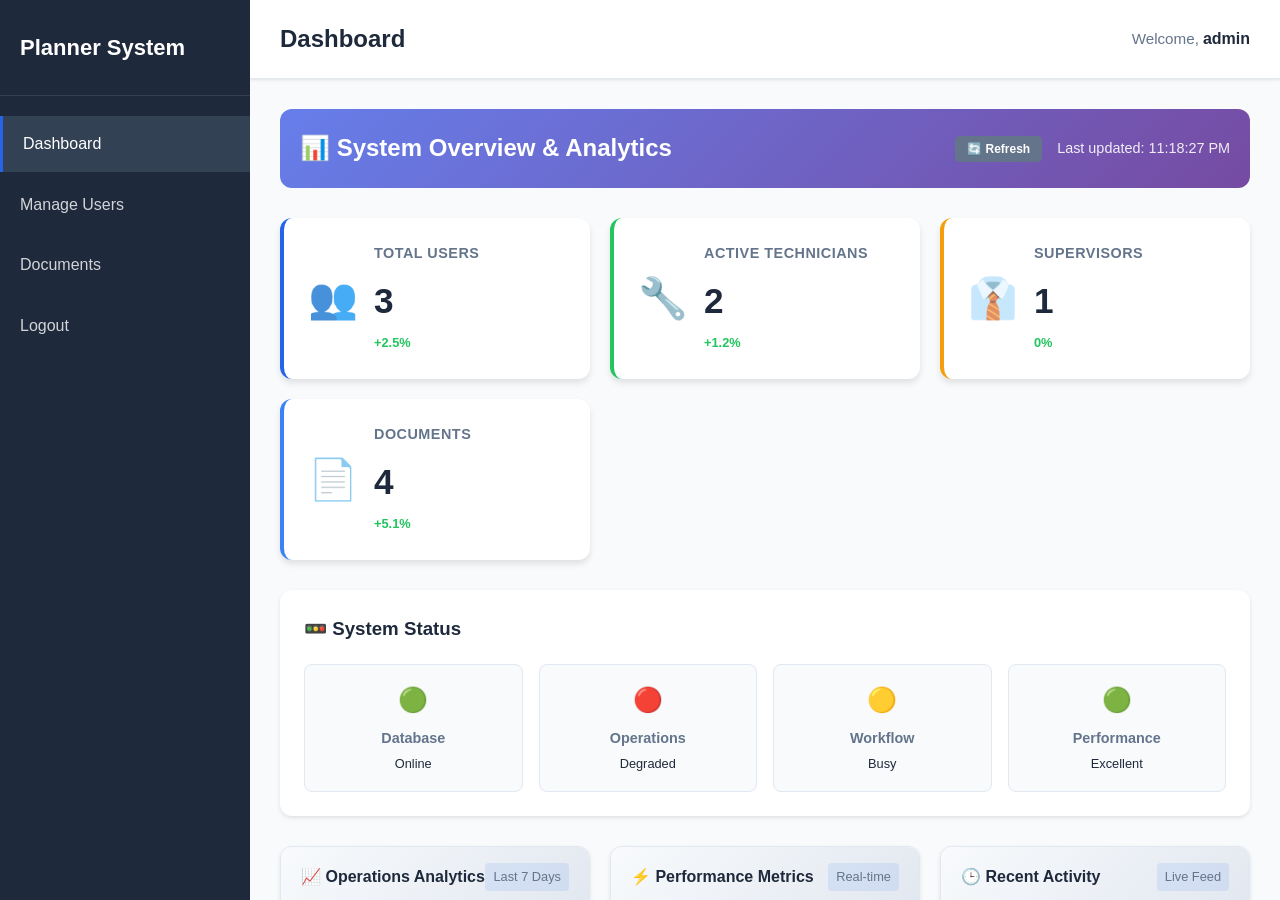
<file: jodb_web/test_login.html>
<!DOCTYPE html>
<html lang="en">
<head>
    <meta charset="UTF-8">
    <meta name="viewport" content="width=device-width, initial-scale=1.0">
    <title>Test Dashboard</title>
    <link rel="stylesheet" href="css/styles.css">
</head>
<body>
    <script>
        // Set login session for testing
        localStorage.setItem('isLoggedIn', 'true');
        localStorage.setItem('username', 'admin');
        localStorage.setItem('role', 'supervisor');
        // Redirect to dashboard
        window.location.href = 'dashboard.html';
    </script>
</body>
</html>
</file>
<file: jodb_web/css/styles.css>
* {
    margin: 0;
    padding: 0;
    box-sizing: border-box;
}

:root {
    --primary-color: #2563eb;
    --secondary-color: #64748b;
    --success-color: #22c55e;
    --danger-color: #ef4444;
    --warning-color: #f59e0b;
    --background-color: #f8fafc;
    --card-background: #ffffff;
    --text-primary: #1e293b;
    --text-secondary: #64748b;
    --border-color: #e2e8f0;
    --sidebar-bg: #1e293b;
    --sidebar-active: #334155;
}

body {
    font-family: 'Segoe UI', Tahoma, Geneva, Verdana, sans-serif;
    background-color: var(--background-color);
    color: var(--text-primary);
    line-height: 1.6;
}

/* Login Page Styles */
.login-container {
    display: flex;
    justify-content: center;
    align-items: center;
    min-height: 100vh;
    background: linear-gradient(135deg, #667eea 0%, #764ba2 100%);
}

.login-box {
    background: var(--card-background);
    padding: 40px;
    border-radius: 10px;
    box-shadow: 0 10px 25px rgba(0, 0, 0, 0.2);
    width: 100%;
    max-width: 400px;
}

.login-box h1 {
    text-align: center;
    color: var(--primary-color);
    margin-bottom: 10px;
    font-size: 28px;
}

.login-box h2 {
    text-align: center;
    color: var(--text-secondary);
    margin-bottom: 30px;
    font-size: 20px;
    font-weight: 400;
}

.form-group {
    margin-bottom: 20px;
}

.form-group label {
    display: block;
    margin-bottom: 8px;
    color: var(--text-primary);
    font-weight: 500;
}

.form-group input,
.form-group select,
.form-group textarea {
    width: 100%;
    padding: 12px;
    border: 1px solid var(--border-color);
    border-radius: 5px;
    font-size: 14px;
    transition: border-color 0.3s;
}

.form-group input:focus,
.form-group select:focus,
.form-group textarea:focus {
    outline: none;
    border-color: var(--primary-color);
}

.form-group textarea {
    resize: vertical;
}

/* Button Styles */
.btn {
    padding: 12px 24px;
    border: none;
    border-radius: 5px;
    font-size: 14px;
    font-weight: 600;
    cursor: pointer;
    transition: all 0.3s;
}

.btn-primary {
    background-color: var(--primary-color);
    color: white;
    width: 100%;
}

.btn-primary:hover {
    background-color: #1d4ed8;
    transform: translateY(-1px);
}

.btn-secondary {
    background-color: var(--secondary-color);
    color: white;
}

.btn-secondary:hover {
    background-color: #475569;
}

.btn-danger {
    background-color: var(--danger-color);
    color: white;
}

.btn-danger:hover {
    background-color: #dc2626;
}

.btn-small {
    padding: 6px 12px;
    font-size: 12px;
}

.error-message {
    color: var(--danger-color);
    text-align: center;
    margin-top: 15px;
    font-size: 14px;
}

/* Dashboard Layout */
.dashboard {
    display: flex;
    height: 100vh;
}

.sidebar {
    width: 250px;
    background-color: var(--sidebar-bg);
    color: white;
    display: flex;
    flex-direction: column;
    position: fixed;
    height: 100vh;
    overflow-y: auto;
}

.logo {
    padding: 30px 20px;
    border-bottom: 1px solid rgba(255, 255, 255, 0.1);
}

.logo h2 {
    font-size: 22px;
}

.nav-menu {
    list-style: none;
    padding: 20px 0;
}

.nav-menu li {
    margin-bottom: 5px;
}

.nav-link {
    display: block;
    padding: 15px 20px;
    color: rgba(255, 255, 255, 0.8);
    text-decoration: none;
    transition: all 0.3s;
}

.nav-link:hover,
.nav-link.active {
    background-color: var(--sidebar-active);
    color: white;
    border-left: 3px solid var(--primary-color);
}

.main-content {
    margin-left: 250px;
    flex: 1;
    display: flex;
    flex-direction: column;
}

.top-bar {
    background-color: var(--card-background);
    padding: 20px 30px;
    border-bottom: 1px solid var(--border-color);
    display: flex;
    justify-content: space-between;
    align-items: center;
    min-height: 70px;
    box-shadow: 0 1px 3px rgba(0, 0, 0, 0.1);
}

.top-bar h1 {
    font-size: 24px;
    color: var(--text-primary);
}

.user-info {
    color: var(--text-secondary);
    text-align: right;
    font-weight: 500;
    font-size: 0.95rem;
    white-space: nowrap;
    display: flex;
    align-items: center;
    justify-content: flex-end;
}

.user-info span {
    display: flex;
    align-items: center;
    gap: 4px;
}

.user-info strong {
    color: var(--text-primary);
    font-weight: 600;
    font-size: 1rem;
}

.content-area {
    padding: 30px;
    overflow-y: auto;
    flex: 1;
}

.content-section {
    display: none;
}

.content-section.active {
    display: block;
}

/* Stats Grid */
.stats-grid {
    display: grid;
    grid-template-columns: repeat(auto-fit, minmax(250px, 1fr));
    gap: 20px;
    margin-bottom: 30px;
}

.stat-card {
    background: var(--card-background);
    padding: 25px;
    border-radius: 10px;
    box-shadow: 0 2px 4px rgba(0, 0, 0, 0.1);
    border-left: 4px solid var(--primary-color);
}

.stat-card h3 {
    color: var(--text-secondary);
    font-size: 14px;
    font-weight: 500;
    margin-bottom: 10px;
}

.stat-number {
    font-size: 36px;
    font-weight: bold;
    color: var(--text-primary);
}

/* Section Header */
.section-header {
    display: flex;
    justify-content: space-between;
    align-items: center;
    margin-bottom: 25px;
}

.section-header h2 {
    font-size: 22px;
    color: var(--text-primary);
}

.section-header .btn {
    width: auto;
}

/* Form Container */
.form-container {
    background: var(--card-background);
    padding: 25px;
    border-radius: 10px;
    box-shadow: 0 2px 4px rgba(0, 0, 0, 0.1);
    margin-bottom: 25px;
}

.form-container h3 {
    margin-bottom: 20px;
    color: var(--text-primary);
}

.form-actions {
    display: flex;
    gap: 10px;
    margin-top: 20px;
}

.form-actions .btn {
    width: auto;
}

/* Table Styles */
.table-container {
    background: var(--card-background);
    border-radius: 10px;
    box-shadow: 0 2px 4px rgba(0, 0, 0, 0.1);
    overflow-x: auto;
}

table {
    width: 100%;
    border-collapse: collapse;
}

thead {
    background-color: var(--background-color);
}

th {
    padding: 15px;
    text-align: left;
    font-weight: 600;
    color: var(--text-primary);
    border-bottom: 2px solid var(--border-color);
}

td {
    padding: 15px;
    border-bottom: 1px solid var(--border-color);
}

tbody tr:hover {
    background-color: var(--background-color);
}

.action-btn {
    padding: 6px 12px;
    margin-right: 5px;
    border: none;
    border-radius: 4px;
    cursor: pointer;
    font-size: 12px;
    transition: all 0.3s;
}

.action-btn.view {
    background-color: var(--primary-color);
    color: white;
}

.action-btn.edit {
    background-color: var(--warning-color);
    color: white;
}

.action-btn.delete {
    background-color: var(--danger-color);
    color: white;
}

.action-btn:hover {
    opacity: 0.8;
    transform: translateY(-1px);
}

/* Operations */
.operation-item {
    border: 1px solid var(--border-color);
    border-radius: 8px;
    padding: 15px;
    margin-bottom: 15px;
    background-color: #f8fafc;
}

.operation-row {
    display: flex;
    gap: 10px;
    margin-bottom: 15px;
    align-items: center;
}

.operation-input {
    flex: 1;
    padding: 10px;
    border: 1px solid var(--border-color);
    border-radius: 5px;
}

.operation-details {
    margin-top: 10px;
}

.form-row {
    display: flex;
    gap: 15px;
    margin-bottom: 10px;
}

.form-col {
    flex: 1;
    display: flex;
    flex-direction: column;
}

.form-col label {
    margin-bottom: 5px;
    font-weight: 500;
    color: var(--text-secondary);
    font-size: 0.9em;
}

.form-col input,
.form-col select,
.form-col textarea {
    padding: 8px;
    border: 1px solid var(--border-color);
    border-radius: 4px;
    font-size: 0.9em;
}

.form-col textarea {
    resize: vertical;
    font-family: inherit;
}

.min-output,
.min-time,
.actual-output,
.actual-time {
    background-color: var(--card-background);
}

.operation-status {
    background-color: var(--card-background);
}

.remove-operation {
    width: auto;
    white-space: nowrap;
}

/* Modal */
.modal {
    display: none;
    position: fixed;
    z-index: 1000;
    left: 0;
    top: 0;
    width: 100%;
    height: 100%;
    background-color: rgba(0, 0, 0, 0.5);
}

.modal-content {
    background-color: var(--card-background);
    margin: 3% auto;
    padding: 30px;
    border-radius: 10px;
    width: 95%;
    max-width: 1200px;
    max-height: 90vh;
    overflow-y: auto;
    overflow-x: auto; /* Allow horizontal scroll for wide tables in modal */
}

.close {
    color: var(--text-secondary);
    float: right;
    font-size: 28px;
    font-weight: bold;
    cursor: pointer;
    line-height: 20px;
}

.close:hover {
    color: var(--text-primary);
}

.modal-content h2 {
    margin-bottom: 20px;
    color: var(--text-primary);
}

.detail-item {
    margin-bottom: 15px;
}

.detail-item strong {
    display: block;
    color: var(--text-secondary);
    margin-bottom: 5px;
}

.operations-list {
    list-style: none;
    padding-left: 0;
}

.operations-list li {
    padding: 15px;
    background-color: var(--background-color);
    margin-bottom: 10px;
    border-radius: 8px;
    border-left: 4px solid var(--primary-color);
}

.operation-legacy {
    padding: 10px;
}

.operation-detailed {
    padding: 15px;
}

.operation-description {
    font-size: 1.1em;
    margin-bottom: 10px;
    color: var(--text-primary);
}

.operation-metrics {
    background-color: var(--card-background);
    padding: 10px;
    border-radius: 5px;
    border: 1px solid var(--border-color);
}

.metric-row {
    display: flex;
    gap: 15px;
    margin-bottom: 8px;
    flex-wrap: wrap;
}

.metric-row:last-child {
    margin-bottom: 0;
}

.metric-label {
    font-weight: 500;
    color: var(--text-secondary);
    min-width: 100px;
}

.metric-value {
    color: var(--text-primary);
    font-weight: 600;
}

.status-completed {
    color: var(--success-color);
}

.status-incomplete {
    color: var(--danger-color);
}

.status-unset {
    color: var(--warning-color);
}


.notes-row {
    flex-direction: column;
    align-items: flex-start;
}

.notes-content {
    background-color: var(--background-color);
    padding: 8px;
    border-radius: 4px;
    border-left: 3px solid var(--primary-color);
    margin-top: 5px;
    width: 100%;
    font-style: italic;
    color: var(--text-secondary);
}

/* priority UI removed */

.operation-notes {
    background-color: var(--card-background);
}

/* Operations count styling */
.operations-count {
    font-weight: 600;
    color: var(--text-primary);
}

.completed-count {
    font-size: 0.9em;
    color: var(--success-color);
    font-weight: 500;
}

/* Responsive Design */
@media (max-width: 768px) {
    .sidebar {
        width: 100%;
        height: auto;
        position: relative;
    }

    .main-content {
        margin-left: 0;
    }

    .stats-grid {
        grid-template-columns: 1fr;
    }

    .section-header {
        flex-direction: column;
        align-items: flex-start;
        gap: 15px;
    }

    .section-header .btn {
        width: 100%;
    }

    .top-bar {
        flex-direction: column;
        align-items: flex-start;
        gap: 10px;
        text-align: left;
    }

    .top-bar .user-info {
        align-self: flex-end;
        text-align: right;
    }

    .form-actions {
        flex-direction: column;
    }

    .form-actions .btn {
        width: 100%;
    }

    .table-container {
        overflow-x: scroll;
    }
}

.empty-state {
    text-align: center;
    padding: 40px;
    color: var(--text-secondary);
}

.badge {
    display: inline-block;
    padding: 4px 12px;
    border-radius: 12px;
    font-size: 12px;
    font-weight: 600;
}

.badge-technician {
    background-color: #dbeafe;
    color: #1e40af;
}

.badge-supervisor {
    background-color: #fef3c7;
    color: #92400e;
}

/* Excel-like Document Details Table */
.document-info {
    background-color: var(--card-background);
    padding: 20px;
    border-radius: 8px;
    margin-bottom: 20px;
    border: 1px solid var(--border-color);
}

.info-grid {
    display: grid;
    grid-template-columns: 1fr 1fr;
    gap: 15px;
}

.info-item {
    display: flex;
    flex-direction: column;
    gap: 5px;
}

.info-item strong {
    color: var(--text-secondary);
    font-size: 0.9em;
}

.info-item span {
    color: var(--text-primary);
    font-weight: 500;
}

.operations-section h3 {
    color: var(--text-primary);
    margin-bottom: 15px;
    font-size: 1.2em;
}

.table-wrapper {
    background-color: var(--card-background);
    border-radius: 8px;
    overflow-x: auto; /* Enable horizontal scroll if table is wider than container */
    overflow-y: hidden;
    border: 1px solid var(--border-color);
    box-shadow: 0 2px 4px rgba(0, 0, 0, 0.1);
}

.operations-table {
    width: 100%;
    border-collapse: collapse;
    font-size: 0.9em;
    min-width: 1000px; /* Ensure columns don't squish; allow horizontal scroll */
}

.operations-table th {
    background-color: var(--primary-color);
    color: white;
    padding: 12px 8px;
    text-align: left;
    font-weight: 600;
    font-size: 0.85em;
    border-right: 1px solid rgba(255, 255, 255, 0.2);
    position: sticky;
    top: 0;
    z-index: 1;
}

.operations-table th:last-child {
    border-right: none;
}

.operations-table td {
    padding: 10px 8px;
    border-bottom: 1px solid var(--border-color);
    border-right: 1px solid var(--border-color);
    vertical-align: top;
}

.operations-table td:last-child {
    border-right: none;
}

.operations-table tbody tr:hover {
    background-color: var(--background-color);
}

.operations-table tbody tr:nth-child(even) {
    background-color: #f8fafc;
}

/* Inputs inside operations table */
.operations-table input,
.operations-table select,
.operations-table textarea {
    width: 100%;
    padding: 8px;
    border: 1px solid var(--border-color);
    border-radius: 4px;
    font-size: 0.85em;
    background: var(--card-background);
}

.notes-cell {
    max-width: 150px;
    word-wrap: break-word;
    white-space: pre-wrap;
    font-size: 0.85em;
    color: var(--text-secondary);
}

/* Status colors in table */
.operations-table .status-completed {
    color: var(--success-color);
    font-weight: 600;
    padding: 2px 8px;
    background-color: rgba(34, 197, 94, 0.1);
    border-radius: 4px;
}

.operations-table .status-incomplete {
    color: var(--danger-color);
    font-weight: 600;
    padding: 2px 8px;
    background-color: rgba(239, 68, 68, 0.1);
    border-radius: 4px;
}

.operations-table .status-unset {
    color: var(--warning-color);
    font-weight: 600;
    padding: 2px 8px;
    background-color: rgba(245, 158, 11, 0.1);
    border-radius: 4px;
}

/* Responsive table */
/* Time Metrics Styles */
.time-metrics {
    background: var(--card-background);
    border-radius: 8px;
    padding: 24px;
    margin: 20px 0;
    border: 1px solid var(--border-color);
}

.time-metrics h3 {
    color: var(--text-primary);
    margin-bottom: 20px;
    font-size: 1.2rem;
    font-weight: 600;
    border-bottom: 2px solid var(--primary-color);
    padding-bottom: 8px;
}

.metrics-grid {
    display: grid;
    grid-template-columns: repeat(auto-fit, minmax(200px, 1fr));
    gap: 16px;
}

.metric-card {
    background: #f8fafc;
    border: 1px solid var(--border-color);
    border-radius: 8px;
    padding: 16px;
    text-align: center;
    transition: transform 0.2s ease, box-shadow 0.2s ease;
}

.metric-card:hover {
    transform: translateY(-2px);
    box-shadow: 0 4px 8px rgba(0, 0, 0, 0.1);
}

.metric-card.metric-good {
    background: linear-gradient(135deg, #ecfdf5 0%, #d1fae5 100%);
    border-color: var(--success-color);
}

.metric-card.metric-warning {
    background: linear-gradient(135deg, #fffbeb 0%, #fef3c7 100%);
    border-color: var(--warning-color);
}

.metric-card.metric-poor {
    background: linear-gradient(135deg, #fef2f2 0%, #fecaca 100%);
    border-color: var(--danger-color);
}

.metric-label {
    font-size: 0.85rem;
    font-weight: 600;
    color: var(--text-secondary);
    text-transform: uppercase;
    letter-spacing: 0.5px;
    margin-bottom: 8px;
}

.metric-value {
    font-size: 1.8rem;
    font-weight: bold;
    color: var(--text-primary);
    margin-bottom: 4px;
}

.metric-good .metric-value {
    color: var(--success-color);
}

.metric-warning .metric-value {
    color: var(--warning-color);
}

.metric-poor .metric-value {
    color: var(--danger-color);
}

.metric-description {
    font-size: 0.75rem;
    color: var(--text-secondary);
    line-height: 1.3;
    font-style: italic;
}

/* Dashboard Analytics Styles */
.dashboard-header {
    display: flex;
    justify-content: space-between;
    align-items: center;
    margin-bottom: 30px;
    padding: 20px;
    background: linear-gradient(135deg, #667eea 0%, #764ba2 100%);
    border-radius: 12px;
    color: white;
}

.dashboard-header h2 {
    margin: 0;
    font-size: 1.5rem;
    font-weight: 600;
}

.dashboard-controls {
    display: flex;
    align-items: center;
    gap: 15px;
}

.last-update {
    font-size: 0.9rem;
    opacity: 0.9;
}

/* KPI Section */
.kpi-section {
    margin-bottom: 30px;
}

.kpi-grid {
    display: grid;
    grid-template-columns: repeat(auto-fit, minmax(250px, 1fr));
    gap: 20px;
}

.kpi-card {
    background: var(--card-background);
    border-radius: 12px;
    padding: 24px;
    box-shadow: 0 4px 6px rgba(0, 0, 0, 0.1);
    border-left: 4px solid var(--primary-color);
    display: flex;
    align-items: center;
    gap: 16px;
    transition: transform 0.2s ease, box-shadow 0.2s ease;
}

.kpi-card:hover {
    transform: translateY(-2px);
    box-shadow: 0 6px 12px rgba(0, 0, 0, 0.15);
}

.kpi-card.kpi-primary { border-left-color: var(--primary-color); }
.kpi-card.kpi-success { border-left-color: var(--success-color); }
.kpi-card.kpi-warning { border-left-color: var(--warning-color); }
.kpi-card.kpi-info { border-left-color: #3b82f6; }

.kpi-icon {
    font-size: 2.5rem;
    opacity: 0.8;
}

.kpi-content h4 {
    margin: 0 0 8px 0;
    font-size: 0.9rem;
    color: var(--text-secondary);
    text-transform: uppercase;
    letter-spacing: 0.5px;
}

.kpi-number {
    font-size: 2.2rem;
    font-weight: bold;
    color: var(--text-primary);
    display: block;
}

.kpi-trend {
    font-size: 0.8rem;
    font-weight: 600;
    color: var(--success-color);
}

/* Status Section */
.status-section {
    background: var(--card-background);
    border-radius: 12px;
    padding: 24px;
    margin-bottom: 30px;
    box-shadow: 0 2px 4px rgba(0, 0, 0, 0.1);
}

.status-section h3 {
    margin: 0 0 20px 0;
    color: var(--text-primary);
}

.status-grid {
    display: grid;
    grid-template-columns: repeat(auto-fit, minmax(200px, 1fr));
    gap: 16px;
}

.status-item {
    display: flex;
    flex-direction: column;
    align-items: center;
    padding: 16px;
    background: #f8fafc;
    border-radius: 8px;
    border: 1px solid var(--border-color);
}

.status-indicator {
    font-size: 1.5rem;
    margin-bottom: 8px;
}

.status-label {
    font-size: 0.9rem;
    font-weight: 600;
    color: var(--text-secondary);
    margin-bottom: 4px;
}

.status-value {
    font-size: 0.8rem;
    color: var(--text-primary);
    font-weight: 500;
}

/* Analytics Section */
.analytics-section {
    margin-bottom: 30px;
}

.analytics-grid {
    display: grid;
    grid-template-columns: repeat(auto-fit, minmax(300px, 1fr));
    gap: 20px;
}

.analytics-card {
    background: var(--card-background);
    border-radius: 12px;
    box-shadow: 0 2px 4px rgba(0, 0, 0, 0.1);
    border: 1px solid var(--border-color);
    overflow: hidden;
}

.card-header {
    background: linear-gradient(135deg, #f8fafc 0%, #e2e8f0 100%);
    padding: 16px 20px;
    border-bottom: 1px solid var(--border-color);
    display: flex;
    justify-content: space-between;
    align-items: center;
}

.card-header h4 {
    margin: 0;
    font-size: 1rem;
    color: var(--text-primary);
}

.card-period {
    font-size: 0.8rem;
    color: var(--text-secondary);
    background: rgba(37, 99, 235, 0.1);
    padding: 4px 8px;
    border-radius: 4px;
}

.analytics-content {
    padding: 20px;
}

.metric-row {
    display: flex;
    justify-content: space-between;
    align-items: center;
    margin-bottom: 12px;
}

.metric-label {
    font-size: 0.9rem;
    color: var(--text-secondary);
}

.metric-value {
    font-weight: 600;
    color: var(--text-primary);
}

.metric-percentage {
    color: var(--success-color);
}

/* Progress Bar */
.progress-bar {
    height: 8px;
    background: #e2e8f0;
    border-radius: 4px;
    overflow: hidden;
    margin-top: 16px;
}

.progress-fill {
    height: 100%;
    background: linear-gradient(90deg, var(--success-color) 0%, var(--primary-color) 100%);
    border-radius: 4px;
    transition: width 0.3s ease;
}

/* Performance Gauge */
.performance-gauge {
    height: 12px;
    background: #e2e8f0;
    border-radius: 6px;
    overflow: hidden;
    margin-top: 16px;
}

.gauge-fill {
    height: 100%;
    background: linear-gradient(90deg, #ef4444 0%, #f59e0b 50%, #22c55e 100%);
    border-radius: 6px;
    transition: width 0.3s ease;
}

/* Activity Feed */
.activity-feed {
    max-height: 200px;
    overflow-y: auto;
}

.activity-item {
    display: flex;
    align-items: center;
    gap: 12px;
    padding: 8px 0;
    border-bottom: 1px solid #f1f5f9;
}

.activity-item:last-child {
    border-bottom: none;
}

.activity-time {
    font-size: 0.8rem;
    color: var(--text-secondary);
    min-width: 50px;
}

.activity-text {
    font-size: 0.9rem;
    color: var(--text-primary);
}

/* Quick Stats Grid */
.quick-stats-grid {
    display: grid;
    grid-template-columns: repeat(2, 1fr);
    gap: 16px;
}

.quick-stat {
    text-align: center;
    padding: 12px;
    background: #f8fafc;
    border-radius: 8px;
    border: 1px solid var(--border-color);
}

.quick-stat .stat-number {
    font-size: 1.5rem;
    font-weight: bold;
    color: var(--primary-color);
    display: block;
    margin-bottom: 4px;
}

.quick-stat .stat-label {
    font-size: 0.8rem;
    color: var(--text-secondary);
}

/* User Assignment Styles */
.user-assignment-section {
    background: #f8fafc;
    border-radius: 8px;
    padding: 16px;
    border: 1px solid var(--border-color);
}

.assignment-header {
    display: flex;
    justify-content: space-between;
    align-items: center;
    margin-bottom: 16px;
    padding-bottom: 12px;
    border-bottom: 1px solid #e2e8f0;
}

.assignment-info {
    font-size: 0.9rem;
    color: var(--text-secondary);
}

.users-checklist {
    display: grid;
    grid-template-columns: repeat(auto-fit, minmax(200px, 1fr));
    gap: 12px;
    margin-bottom: 16px;
    max-height: 200px;
    overflow-y: auto;
    padding: 8px;
    border: 1px solid #e2e8f0;
    border-radius: 6px;
    background: white;
}

.user-checkbox-item {
    display: flex;
    align-items: center;
    padding: 8px 12px;
    border-radius: 6px;
    border: 1px solid #e2e8f0;
    background: white;
    cursor: pointer;
    transition: all 0.2s ease;
}

.user-checkbox-item:hover {
    border-color: var(--primary-color);
    box-shadow: 0 2px 4px rgba(0, 0, 0, 0.1);
}

.user-checkbox-item.selected {
    background: rgba(37, 99, 235, 0.1);
    border-color: var(--primary-color);
}

.user-checkbox {
    margin-right: 8px;
    cursor: pointer;
}

.user-checkbox-info {
    display: flex;
    flex-direction: column;
    flex: 1;
}

.user-name {
    font-weight: 500;
    color: var(--text-primary);
    font-size: 0.9rem;
}

.user-role {
    font-size: 0.8rem;
    color: var(--text-secondary);
    text-transform: capitalize;
}

.user-role.technician {
    color: var(--success-color);
}

.user-role.supervisor {
    color: var(--warning-color);
}

.selected-users-summary {
    padding: 8px 12px;
    background: rgba(37, 99, 235, 0.1);
    border-radius: 6px;
    font-size: 0.9rem;
    color: var(--text-primary);
}

.assigned-users-display {
    margin-top: 8px;
}

.assigned-user-tag {
    display: inline-block;
    background: var(--primary-color);
    color: white;
    padding: 4px 8px;
    border-radius: 12px;
    font-size: 0.8rem;
    margin: 2px 4px;
    font-weight: 500;
}

.assigned-user-tag.technician {
    background: var(--success-color);
}

.assigned-user-tag.supervisor {
    background: var(--warning-color);
}

.assigned-users-cell {
    max-width: 200px;
}

.assigned-users-cell .assigned-user-tag {
    margin: 1px 2px;
    font-size: 0.7rem;
    padding: 2px 6px;
}

.no-assignment {
    color: var(--text-secondary);
    font-style: italic;
    font-size: 0.9rem;
}

.info-item.full-width {
    grid-column: 1 / -1;
}

.no-users-message {
    text-align: center;
    color: var(--text-secondary);
    font-style: italic;
    padding: 20px;
}

/* Document History Styles */
.history-section {
    background: var(--card-background);
    border-radius: 8px;
    padding: 24px;
    margin: 20px 0;
    border: 1px solid var(--border-color);
}

.history-section h3 {
    color: var(--text-primary);
    margin: 0 0 20px 0;
    font-size: 1.2rem;
    font-weight: 600;
    border-bottom: 2px solid var(--primary-color);
    padding-bottom: 8px;
}

.history-timeline {
    display: flex;
    flex-direction: column;
    gap: 16px;
    max-height: 400px;
    overflow-y: auto;
    padding-right: 8px;
}

.history-item {
    display: flex;
    align-items: flex-start;
    gap: 12px;
    padding: 16px;
    background: #f8fafc;
    border-radius: 8px;
    border-left: 4px solid var(--primary-color);
    transition: transform 0.2s ease, box-shadow 0.2s ease;
}

.history-item:hover {
    transform: translateX(4px);
    box-shadow: 0 2px 8px rgba(0, 0, 0, 0.1);
}

.history-item.history-created {
    border-left-color: var(--success-color);
    background: linear-gradient(135deg, #ecfdf5 0%, #f0fdf4 100%);
}

.history-item.history-updated {
    border-left-color: var(--primary-color);
    background: linear-gradient(135deg, #eff6ff 0%, #f0f9ff 100%);
}

.history-item.history-assigned {
    border-left-color: var(--warning-color);
    background: linear-gradient(135deg, #fffbeb 0%, #fefce8 100%);
}

.history-item.history-status_changed {
    border-left-color: #8b5cf6;
    background: linear-gradient(135deg, #faf5ff 0%, #f5f3ff 100%);
}

.history-icon {
    font-size: 1.5rem;
    min-width: 24px;
    text-align: center;
}

.history-content {
    flex: 1;
}

.history-action {
    font-weight: 600;
    color: var(--text-primary);
    font-size: 0.95rem;
    margin-bottom: 4px;
}

.history-details {
    color: var(--text-secondary);
    font-size: 0.9rem;
    line-height: 1.4;
    margin-bottom: 8px;
}

.history-meta {
    display: flex;
    justify-content: space-between;
    align-items: center;
    font-size: 0.8rem;
    color: var(--text-secondary);
}

.history-user {
    font-weight: 500;
    color: var(--primary-color);
}

.history-time {
    font-style: italic;
}

/* Scrollbar styling for history timeline */
.history-timeline::-webkit-scrollbar {
    width: 6px;
}

.history-timeline::-webkit-scrollbar-track {
    background: #f1f1f1;
    border-radius: 3px;
}

.history-timeline::-webkit-scrollbar-thumb {
    background: #c1c1c1;
    border-radius: 3px;
}

.history-timeline::-webkit-scrollbar-thumb:hover {
    background: #a8a8a8;
}

/* Alerts Section */
.alerts-section {
    background: var(--card-background);
    border-radius: 12px;
    padding: 24px;
    box-shadow: 0 2px 4px rgba(0, 0, 0, 0.1);
    border: 1px solid var(--border-color);
}

.alerts-section h3 {
    margin: 0 0 16px 0;
    color: var(--text-primary);
}

.alerts-container {
    display: flex;
    flex-direction: column;
    gap: 12px;
}

.alert-item {
    padding: 12px 16px;
    border-radius: 8px;
    border-left: 4px solid;
    display: flex;
    align-items: center;
    gap: 12px;
}

.alert-item.alert-info {
    background: rgba(59, 130, 246, 0.1);
    border-left-color: #3b82f6;
}

.alert-item.alert-warning {
    background: rgba(245, 158, 11, 0.1);
    border-left-color: var(--warning-color);
}

.alert-item.alert-success {
    background: rgba(34, 197, 94, 0.1);
    border-left-color: var(--success-color);
}

.alert-icon {
    font-size: 1.2rem;
}

.alert-text {
    font-size: 0.9rem;
    color: var(--text-primary);
    flex: 1;
}

.alert-time {
    font-size: 0.8rem;
    color: var(--text-secondary);
}

@media (max-width: 768px) {
    .info-grid {
        grid-template-columns: 1fr;
    }

    .table-wrapper {
        overflow-x: auto;
    }

    .operations-table {
        min-width: 800px;
    }

    .operations-table th,
    .operations-table td {
        padding: 8px 6px;
        font-size: 0.8em;
    }

    .metrics-grid {
        grid-template-columns: repeat(auto-fit, minmax(160px, 1fr));
        gap: 12px;
    }

    .metric-card {
        padding: 12px;
    }

    .metric-value {
        font-size: 1.4rem;
    }

    .time-metrics {
        padding: 16px;
        margin: 16px 0;
    }

    .dashboard-header {
        flex-direction: column;
        gap: 16px;
        text-align: center;
    }

    .kpi-grid {
        grid-template-columns: 1fr;
    }

    .analytics-grid {
        grid-template-columns: 1fr;
    }

    .quick-stats-grid {
        grid-template-columns: 1fr;
    }

    .status-grid {
        grid-template-columns: repeat(2, 1fr);
    }
}
</file>
<file: web/styles.css>
* {
    margin: 0;
    padding: 0;
    box-sizing: border-box;
}

body {
    font-family: 'Segoe UI', Tahoma, Geneva, Verdana, sans-serif;
    background: linear-gradient(135deg, #667eea 0%, #764ba2 100%);
    min-height: 100vh;
    padding: 20px;
}

.container {
    max-width: 1200px;
    margin: 0 auto;
}

header {
    background: white;
    border-radius: 10px;
    padding: 20px 30px;
    margin-bottom: 30px;
    box-shadow: 0 4px 6px rgba(0, 0, 0, 0.1);
}

.header-content {
    display: flex;
    justify-content: space-between;
    align-items: center;
}

header h1 {
    color: #667eea;
    font-size: 2rem;
}

.user-info {
    display: flex;
    align-items: center;
    gap: 15px;
}

.user-info span {
    font-weight: 600;
    color: #333;
}

.guest-info {
    display: flex;
    align-items: center;
}

.btn-login {
    padding: 10px 24px;
    background: linear-gradient(135deg, #667eea 0%, #764ba2 100%);
    color: white;
    border: none;
    border-radius: 6px;
    font-weight: 600;
    cursor: pointer;
    transition: transform 0.2s;
}

.btn-login:hover {
    transform: translateY(-2px);
}

/* Login Section */
.auth-section {
    display: none;
    position: fixed;
    z-index: 1000;
    left: 0;
    top: 0;
    width: 100%;
    height: 100%;
    background-color: rgba(0, 0, 0, 0.7);
    justify-content: center;
    align-items: center;
    animation: fadeIn 0.3s;
    overflow-y: auto;
    padding: 20px;
}

.auth-container {
    width: 100%;
    max-width: 700px;
    padding: 20px;
    margin: auto;
}

.login-card {
    background: white;
    padding: 45px;
    border-radius: 20px;
    box-shadow: 0 15px 50px rgba(0, 0, 0, 0.3);
    width: 100%;
    animation: slideDown 0.4s ease-out;
}

@keyframes slideDown {
    from {
        opacity: 0;
        transform: translateY(-50px);
    }
    to {
        opacity: 1;
        transform: translateY(0);
    }
}

.login-card h2 {
    color: #667eea;
    margin-bottom: 10px;
    text-align: center;
    font-size: 2rem;
}

.card-subtitle {
    text-align: center;
    color: #64748b;
    margin-bottom: 30px;
    font-size: 0.95rem;
}

.auth-toggle {
    text-align: center;
    margin-top: 25px;
    color: #666;
    font-size: 0.95rem;
}

.auth-toggle a {
    color: #667eea;
    text-decoration: none;
    font-weight: 600;
}

.auth-toggle a:hover {
    text-decoration: underline;
}

/* Form Row for side-by-side inputs */
.form-row {
    display: grid;
    grid-template-columns: 1fr 1fr;
    gap: 15px;
    margin-bottom: 0;
}

.form-row .form-group {
    margin-bottom: 20px;
}

/* Interests Section */
.interests-section {
    margin-top: 30px;
    padding-top: 25px;
    border-top: 2px solid #f1f5f9;
}

.interests-label {
    display: flex;
    justify-content: space-between;
    align-items: center;
    margin-bottom: 15px;
    font-weight: 600;
    color: #1e293b;
}

.required-badge {
    background: linear-gradient(135deg, #667eea 0%, #764ba2 100%);
    color: white;
    font-size: 0.75rem;
    padding: 4px 12px;
    border-radius: 12px;
    font-weight: 600;
}

.interests-grid {
    display: grid;
    grid-template-columns: repeat(auto-fit, minmax(140px, 1fr));
    gap: 12px;
}

.interest-chip {
    cursor: pointer;
    display: block;
}

.interest-chip input[type="checkbox"] {
    display: none;
}

.chip-content {
    display: flex;
    align-items: center;
    gap: 8px;
    padding: 12px 16px;
    background: #f8fafc;
    border: 2px solid #e2e8f0;
    border-radius: 12px;
    transition: all 0.3s ease;
    font-weight: 500;
    color: #475569;
}

.chip-icon {
    font-size: 1.3rem;
}

.chip-text {
    font-size: 0.9rem;
}

.interest-chip:hover .chip-content {
    border-color: #667eea;
    background: #f0f4ff;
    transform: translateY(-2px);
    box-shadow: 0 4px 12px rgba(102, 126, 234, 0.2);
}

.interest-chip input[type="checkbox"]:checked + .chip-content {
    background: linear-gradient(135deg, #667eea 0%, #764ba2 100%);
    border-color: #667eea;
    color: white;
    transform: scale(1.02);
    box-shadow: 0 6px 20px rgba(102, 126, 234, 0.3);
}

.btn-register {
    margin-top: 30px;
    padding: 14px;
    font-size: 1.05rem;
    font-weight: 600;
}

/* Responsive adjustments */
@media (max-width: 768px) {
    .auth-container {
        max-width: 95%;
    }
    
    .login-card {
        padding: 30px 20px;
    }
    
    .login-card h2 {
        font-size: 1.5rem;
    }
    
    .form-row {
        grid-template-columns: 1fr;
        gap: 0;
    }
    
    .interests-grid {
        grid-template-columns: repeat(auto-fit, minmax(120px, 1fr));
        gap: 10px;
    }
    
    .chip-content {
        padding: 10px 12px;
        font-size: 0.85rem;
    }
    
    .chip-icon {
        font-size: 1.1rem;
    }
}

.form-group {
    margin-bottom: 20px;
}

.form-group label {
    display: block;
    margin-bottom: 8px;
    color: #333;
    font-weight: 500;
}

.form-group input,
.form-group textarea,
.form-group select {
    width: 100%;
    padding: 12px;
    border: 2px solid #e0e0e0;
    border-radius: 8px;
    font-size: 14px;
    transition: border-color 0.3s;
}

.form-group input:focus,
.form-group textarea:focus,
.form-group select:focus {
    outline: none;
    border-color: #667eea;
}

.form-hint {
    display: block;
    margin-top: 8px;
    font-size: 13px;
    color: #666;
    font-style: italic;
}

.btn-primary {
    width: 100%;
    padding: 12px;
    background: linear-gradient(135deg, #667eea 0%, #764ba2 100%);
    color: white;
    border: none;
    border-radius: 8px;
    font-size: 16px;
    font-weight: 600;
    cursor: pointer;
    transition: transform 0.2s;
}

.btn-primary:hover {
    transform: translateY(-2px);
}

.btn-logout {
    padding: 8px 20px;
    background: #ff4757;
    color: white;
    border: none;
    border-radius: 6px;
    font-weight: 600;
    cursor: pointer;
    transition: background 0.3s;
}

.btn-logout:hover {
    background: #ff3838;
}

.demo-credentials {
    margin-top: 25px;
    padding: 15px;
    background: #f8f9fa;
    border-radius: 8px;
    font-size: 13px;
}

.demo-credentials code {
    background: #e9ecef;
    padding: 2px 6px;
    border-radius: 4px;
    font-family: monospace;
}

/* Admin Controls */
.admin-controls {
    background: white;
    padding: 25px;
    border-radius: 10px;
    margin-bottom: 30px;
    box-shadow: 0 4px 6px rgba(0, 0, 0, 0.1);
}

.admin-controls h2 {
    color: #667eea;
    margin-bottom: 15px;
}

.admin-buttons {
    display: flex;
    gap: 15px;
    flex-wrap: wrap;
}

.admin-controls .btn-primary,
.admin-controls .btn-secondary,
.admin-controls .btn-warning,
.admin-controls .btn-info {
    width: auto;
    padding: 12px 30px;
}

.btn-secondary {
    background: linear-gradient(135deg, #3498db 0%, #2980b9 100%);
    color: white;
    border: none;
    border-radius: 8px;
    font-size: 16px;
    font-weight: 600;
    cursor: pointer;
    transition: transform 0.2s;
    padding: 12px 30px;
}

.btn-secondary:hover {
    transform: translateY(-2px);
}

.btn-info {
    background: linear-gradient(135deg, #17a2b8 0%, #138496 100%);
    color: white;
    border: none;
    border-radius: 8px;
    font-size: 16px;
    font-weight: 600;
    cursor: pointer;
    transition: transform 0.2s;
    padding: 12px 30px;
    position: relative;
}

.btn-info:hover {
    transform: translateY(-2px);
}

.btn-warning {
    background: linear-gradient(135deg, #f39c12 0%, #e67e22 100%);
    color: white;
    border: none;
    border-radius: 8px;
    font-size: 16px;
    font-weight: 600;
    cursor: pointer;
    transition: transform 0.2s;
    padding: 12px 30px;
    position: relative;
}

.btn-warning:hover {
    transform: translateY(-2px);
}

.badge {
    background: #e74c3c;
    color: white;
    padding: 2px 8px;
    border-radius: 12px;
    font-size: 12px;
    margin-left: 8px;
    display: none;
}

/* User Controls */
.user-controls {
    background: white;
    padding: 20px;
    border-radius: 10px;
    margin-bottom: 30px;
    box-shadow: 0 4px 6px rgba(0, 0, 0, 0.1);
    text-align: center;
    display: flex;
    gap: 15px;
    justify-content: center;
    flex-wrap: wrap;
}

.user-controls .btn-primary {
    width: auto;
    padding: 12px 30px;
}

/* Guest Controls */
.guest-controls {
    background: linear-gradient(135deg, #e3f2fd 0%, #bbdefb 100%);
    padding: 25px 30px;
    border-radius: 10px;
    margin-bottom: 30px;
    text-align: center;
    box-shadow: 0 4px 6px rgba(0, 0, 0, 0.1);
}

.guest-message {
    color: #1565c0;
}

.guest-message h3 {
    color: #0d47a1;
    margin-bottom: 12px;
    font-size: 1.4rem;
}

.guest-message p {
    margin: 8px 0;
    font-size: 16px;
}

.guest-message strong {
    color: #0d47a1;
    font-weight: 700;
}

/* Search and Filter Section */
.search-filter-section {
    background: white;
    padding: 20px;
    border-radius: 12px;
    margin-bottom: 30px;
    box-shadow: 0 2px 8px rgba(0, 0, 0, 0.1);
}

.search-box {
    margin-bottom: 15px;
}

.search-box input {
    width: 100%;
    padding: 14px 20px;
    border: 2px solid #e2e8f0;
    border-radius: 10px;
    font-size: 16px;
    transition: all 0.3s;
}

.search-box input:focus {
    outline: none;
    border-color: #667eea;
    box-shadow: 0 0 0 3px rgba(102, 126, 234, 0.1);
}

.filter-options {
    display: flex;
    gap: 10px;
    flex-wrap: wrap;
    align-items: center;
}

.filter-options select {
    padding: 10px 15px;
    border: 2px solid #e2e8f0;
    border-radius: 8px;
    font-size: 14px;
    background: white;
    cursor: pointer;
    transition: border-color 0.3s;
    flex: 1;
    min-width: 150px;
}

.filter-options select:focus {
    outline: none;
    border-color: #667eea;
}

.btn-clear {
    padding: 10px 20px;
    background: #f1f5f9;
    border: 2px solid #e2e8f0;
    border-radius: 8px;
    font-weight: 600;
    cursor: pointer;
    transition: all 0.3s;
    color: #475569;
}

.btn-clear:hover {
    background: #e2e8f0;
    border-color: #cbd5e1;
}

/* Interests Checkbox Group */
.interests-checkbox-group {
    display: grid;
    grid-template-columns: repeat(auto-fill, minmax(150px, 1fr));
    gap: 10px;
    margin-top: 10px;
}

.interests-checkbox-group .checkbox-label {
    padding: 8px 12px;
    background: #f8fafc;
    border-radius: 6px;
    font-size: 14px;
}

.guest-message a {
    color: #0d47a1;
    font-weight: 700;
    text-decoration: none;
    padding: 2px 8px;
    background: rgba(255, 255, 255, 0.5);
    border-radius: 4px;
    transition: background 0.3s;
}

.guest-message a:hover {
    background: rgba(255, 255, 255, 0.8);
    text-decoration: underline;
}

/* Events Section */
.events-section {
    background: white;
    padding: 30px;
    border-radius: 10px;
    margin-bottom: 30px;
    box-shadow: 0 4px 6px rgba(0, 0, 0, 0.1);
}

.section-header {
    display: flex;
    justify-content: space-between;
    align-items: center;
    margin-bottom: 25px;
}

.events-section h2 {
    color: #667eea;
    margin-bottom: 20px;
}

.date-display {
    font-size: 18px;
    font-weight: 600;
    color: #764ba2;
}

.events-list {
    display: grid;
    grid-template-columns: repeat(auto-fill, minmax(300px, 1fr));
    gap: 20px;
}

.event-card {
    background: linear-gradient(135deg, #f5f7fa 0%, #c3cfe2 100%);
    padding: 20px;
    border-radius: 10px;
    cursor: pointer;
    transition: transform 0.3s, box-shadow 0.3s;
    position: relative;
}

.event-card:hover {
    transform: translateY(-5px);
    box-shadow: 0 8px 16px rgba(0, 0, 0, 0.2);
}

.event-card.read-only-card {
    background: linear-gradient(135deg, #e3f2fd 0%, #bbdefb 100%);
    opacity: 0.95;
}

.pending-event-card {
    background: linear-gradient(135deg, #fff9e6 0%, #ffe0b2 100%);
    border: 2px solid #f39c12;
}

.pending-badge-event {
    position: absolute;
    top: 10px;
    right: 10px;
    background: linear-gradient(135deg, #f39c12 0%, #e67e22 100%);
    color: white;
    padding: 4px 10px;
    border-radius: 12px;
    font-size: 11px;
    font-weight: 600;
    z-index: 10;
}

.creator-badge {
    position: absolute;
    bottom: 10px;
    right: 10px;
    background: rgba(102, 126, 234, 0.1);
    color: #667eea;
    padding: 4px 10px;
    border-radius: 12px;
    font-size: 10px;
    font-weight: 600;
}

.event-category {
    display: inline-block;
    padding: 4px 12px;
    border-radius: 20px;
    font-size: 12px;
    font-weight: 600;
    margin-bottom: 10px;
    background: #667eea;
    color: white;
}

.event-card h3 {
    color: #333;
    margin-bottom: 10px;
    font-size: 1.2rem;
}

.event-card .event-time {
    display: flex;
    align-items: center;
    gap: 8px;
    color: #666;
    margin-bottom: 8px;
}

.event-card .event-location {
    display: flex;
    align-items: center;
    gap: 8px;
    color: #666;
}

.delete-btn {
    position: absolute;
    top: 10px;
    right: 10px;
    background: #ff4757;
    color: white;
    border: none;
    border-radius: 50%;
    width: 30px;
    height: 30px;
    cursor: pointer;
    font-weight: bold;
    transition: background 0.3s;
}

.delete-btn:hover {
    background: #ff3838;
}

/* Modal */
.modal {
    display: none;
    position: fixed;
    z-index: 1000;
    left: 0;
    top: 0;
    width: 100%;
    height: 100%;
    background-color: rgba(0, 0, 0, 0.5);
    animation: fadeIn 0.3s;
}

@keyframes fadeIn {
    from { opacity: 0; }
    to { opacity: 1; }
}

.modal-content {
    background-color: white;
    margin: 5% auto;
    padding: 30px;
    border-radius: 15px;
    width: 90%;
    max-width: 600px;
    max-height: 80vh;
    overflow-y: auto;
    animation: slideIn 0.3s;
}

.modal-large {
    max-width: 900px;
}

.modal-info {
    background: #e3f2fd;
    padding: 12px;
    border-radius: 8px;
    margin-bottom: 20px;
    color: #1976d2;
    font-size: 14px;
}

@keyframes slideIn {
    from {
        transform: translateY(-50px);
        opacity: 0;
    }
    to {
        transform: translateY(0);
        opacity: 1;
    }
}

.close {
    color: #aaa;
    float: right;
    font-size: 28px;
    font-weight: bold;
    cursor: pointer;
    transition: color 0.3s;
}

.close:hover {
    color: #000;
}

.event-detail {
    margin-top: 20px;
}

.event-detail h2 {
    color: #667eea;
    margin-bottom: 20px;
}

.event-detail-item {
    margin-bottom: 15px;
    padding: 10px;
    background: #f8f9fa;
    border-radius: 8px;
}

.event-detail-item strong {
    color: #764ba2;
}

.no-events {
    text-align: center;
    padding: 40px;
    color: #666;
    font-size: 18px;
}

/* Posts Section */
.posts-list {
    display: grid;
    gap: 20px;
}

.post-card {
    background: white;
    padding: 25px;
    border-radius: 10px;
    border-left: 4px solid #667eea;
    box-shadow: 0 2px 4px rgba(0, 0, 0, 0.1);
    transition: transform 0.2s, box-shadow 0.2s;
    cursor: pointer;
    position: relative;
}

.post-card:hover {
    transform: translateY(-2px);
    box-shadow: 0 4px 8px rgba(0, 0, 0, 0.15);
}

.read-only-card {
    border-left-color: #90caf9;
    opacity: 0.95;
}

.read-only-badge {
    position: absolute;
    top: 10px;
    right: 10px;
    background: linear-gradient(135deg, #64b5f6 0%, #42a5f5 100%);
    color: white;
    padding: 4px 10px;
    border-radius: 12px;
    font-size: 11px;
    font-weight: 600;
    z-index: 10;
}

.post-header-card {
    display: flex;
    justify-content: space-between;
    align-items: flex-start;
    margin-bottom: 15px;
}

.author-info {
    display: flex;
    gap: 12px;
    align-items: center;
}

.author-avatar {
    width: 45px;
    height: 45px;
    border-radius: 50%;
    background: linear-gradient(135deg, #667eea 0%, #764ba2 100%);
    color: white;
    display: flex;
    align-items: center;
    justify-content: center;
    font-weight: 700;
    font-size: 18px;
}

.author-details h4 {
    margin: 0;
    color: #333;
    font-size: 16px;
}

.post-username {
    color: #666;
    font-size: 14px;
}

.post-date {
    color: #999;
    font-size: 13px;
}

.post-card h3 {
    color: #333;
    margin-bottom: 12px;
    font-size: 1.3rem;
}

.post-preview {
    color: #555;
    line-height: 1.6;
    margin-bottom: 15px;
}

.post-footer {
    display: flex;
    justify-content: space-between;
    color: #667eea;
    font-size: 14px;
    font-weight: 600;
}

/* Post Detail */
.post-detail {
    margin-top: 10px;
}

.post-detail-header {
    margin-bottom: 25px;
    padding-bottom: 20px;
    border-bottom: 2px solid #f0f0f0;
}

.author-info-large {
    display: flex;
    gap: 15px;
    align-items: center;
}

.author-avatar-large {
    width: 60px;
    height: 60px;
    border-radius: 50%;
    background: linear-gradient(135deg, #667eea 0%, #764ba2 100%);
    color: white;
    display: flex;
    align-items: center;
    justify-content: center;
    font-weight: 700;
    font-size: 24px;
}

.author-details-large h3 {
    margin: 0 0 5px 0;
    color: #333;
}

.author-details-large .post-username {
    display: block;
    color: #666;
    font-size: 14px;
    margin-bottom: 5px;
}

.post-date-detail {
    color: #999;
    font-size: 13px;
}

.post-title-detail {
    color: #333;
    margin-bottom: 20px;
    font-size: 1.8rem;
}

.post-content-detail {
    color: #555;
    line-height: 1.8;
    font-size: 16px;
    margin-bottom: 25px;
    white-space: pre-wrap;
}

.post-stats {
    display: flex;
    gap: 25px;
    padding: 15px;
    background: #f8f9fa;
    border-radius: 8px;
    color: #666;
    font-weight: 600;
}

/* User Management */
.users-list {
    display: grid;
    gap: 15px;
}

.user-item {
    background: #f8f9fa;
    padding: 20px;
    border-radius: 10px;
    display: flex;
    justify-content: space-between;
    align-items: center;
    transition: background 0.2s;
}

.user-item:hover {
    background: #e9ecef;
}

.user-info-detail h4 {
    color: #333;
    margin-bottom: 5px;
}

.user-info-detail p {
    color: #666;
    font-size: 14px;
    margin: 3px 0;
}

.user-meta {
    color: #999 !important;
    font-size: 13px !important;
}

.user-actions {
    display: flex;
    gap: 10px;
    align-items: center;
}

.btn-success {
    background: #27ae60;
    color: white;
    border: none;
    padding: 8px 20px;
    border-radius: 6px;
    cursor: pointer;
    font-weight: 600;
    transition: background 0.3s;
}

.btn-success:hover {
    background: #229954;
}

.btn-danger {
    background: #e74c3c;
    color: white;
    border: none;
    padding: 8px 20px;
    border-radius: 6px;
    cursor: pointer;
    font-weight: 600;
    transition: background 0.3s;
}

.btn-danger:hover {
    background: #c0392b;
}

.status-badge {
    padding: 5px 12px;
    border-radius: 20px;
    font-size: 12px;
    font-weight: 600;
}

.status-badge.active {
    background: #d4edda;
    color: #155724;
}

.status-badge.blocked {
    background: #f8d7da;
    color: #721c24;
}

.status-badge.pending {
    background: #fff3cd;
    color: #856404;
}

.pending-user {
    background: #fff9e6;
    border-left: 3px solid #f39c12;
}

.admin-badge {
    background: #667eea;
    color: white;
    padding: 5px 12px;
    border-radius: 20px;
    font-size: 12px;
    font-weight: 600;
}

/* Pending Posts Management */
.pending-posts-list {
    display: grid;
    gap: 20px;
}

.pending-post-item {
    background: #fff9e6;
    padding: 20px;
    border-radius: 10px;
    border-left: 4px solid #f39c12;
}

.post-header {
    display: flex;
    justify-content: space-between;
    align-items: center;
    margin-bottom: 10px;
}

.post-header h4 {
    color: #333;
    font-size: 1.2rem;
}

.pending-badge {
    background: #f39c12;
    color: white;
    padding: 4px 12px;
    border-radius: 20px;
    font-size: 12px;
    font-weight: 600;
}

.post-content-preview {
    color: #555;
    line-height: 1.6;
    margin: 15px 0;
}

.post-actions {
    display: flex;
    gap: 10px;
    margin-top: 15px;
}

.post-actions button {
    flex: 1;
    max-width: 150px;
}

.event-pending-details {
    background: white;
    padding: 15px;
    border-radius: 8px;
    margin: 15px 0;
}

.event-pending-details p {
    margin: 8px 0;
    color: #555;
}

/* Event Subscription Styles */
.subscription-info {
    margin-top: 15px;
    padding-top: 10px;
    border-top: 1px solid rgba(0, 0, 0, 0.1);
    display: flex;
    justify-content: space-between;
    align-items: center;
    flex-wrap: wrap;
    gap: 10px;
}

.spots-left {
    font-weight: 600;
    font-size: 14px;
    color: #27ae60;
}

.spots-left.full {
    color: #e74c3c;
}

.subscribed-badge {
    background: linear-gradient(135deg, #27ae60 0%, #229954 100%);
    color: white;
    padding: 4px 12px;
    border-radius: 12px;
    font-size: 12px;
    font-weight: 600;
}

.full-badge {
    background: #e74c3c;
    color: white;
    padding: 3px 10px;
    border-radius: 12px;
    font-size: 12px;
    font-weight: 600;
    margin-left: 10px;
}

.event-actions {
    margin-top: 25px;
    padding-top: 20px;
    border-top: 2px solid #f0f0f0;
}

.event-actions button {
    width: 100%;
    max-width: 300px;
    margin: 0 auto;
    display: block;
}

.btn-disabled {
    background: #95a5a6;
    color: white;
    border: none;
    padding: 12px;
    border-radius: 8px;
    font-size: 16px;
    font-weight: 600;
    cursor: not-allowed;
    width: 100%;
}

.login-prompt {
    text-align: center;
    color: #666;
    font-size: 16px;
}

.login-prompt a {
    color: #667eea;
    font-weight: 600;
    text-decoration: none;
}

.login-prompt a:hover {
    text-decoration: underline;
}

.subscribers-section {
    margin-top: 20px;
    padding: 20px;
    background: #f8f9fa;
    border-radius: 10px;
}

.subscribers-section h3 {
    color: #667eea;
    margin-bottom: 15px;
}

.subscribers-section button {
    width: auto;
}

/* Checkbox Group */
.checkbox-group {
    display: flex;
    flex-direction: column;
    gap: 10px;
    margin-top: 10px;
}

.checkbox-group label {
    display: flex;
    align-items: center;
    gap: 8px;
    font-weight: normal;
    cursor: pointer;
}

.checkbox-group input[type="checkbox"] {
    width: auto;
    margin: 0;
}

/* Subscribers List */
.subscribers-list {
    display: grid;
    gap: 15px;
}

.subscriber-item {
    background: white;
    padding: 20px;
    border-radius: 10px;
    border-left: 4px solid #667eea;
    box-shadow: 0 2px 4px rgba(0, 0, 0, 0.1);
}

.subscriber-item h4 {
    color: #667eea;
    margin-bottom: 12px;
    font-size: 1.1rem;
}

.subscriber-item p {
    margin: 8px 0;
    color: #555;
}

.subscriber-item .reg-date {
    color: #999;
    font-size: 13px;
    margin-top: 12px;
    padding-top: 12px;
    border-top: 1px solid #f0f0f0;
}

.subscriber-item .admin-info {
    color: #667eea;
    font-weight: 600;
    font-size: 13px;
}

/* Settings Modal */
.btn-settings {
    background: linear-gradient(135deg, #667eea 0%, #764ba2 100%);
    color: white;
    border: none;
    padding: 8px 16px;
    border-radius: 8px;
    cursor: pointer;
    font-weight: 600;
    transition: transform 0.2s;
}

.btn-settings:hover {
    transform: translateY(-2px);
    box-shadow: 0 4px 12px rgba(102, 126, 234, 0.4);
}

/* Profile Photo Section */
.profile-photo-section {
    display: flex;
    align-items: center;
    gap: 30px;
    margin-bottom: 30px;
    padding: 20px;
    background: #f8fafc;
    border-radius: 12px;
}

.profile-photo-preview {
    width: 120px;
    height: 120px;
    border-radius: 50%;
    overflow: hidden;
    border: 4px solid #667eea;
    box-shadow: 0 4px 12px rgba(102, 126, 234, 0.3);
}

.profile-photo-preview img {
    width: 100%;
    height: 100%;
    object-fit: cover;
}

.profile-photo-actions {
    display: flex;
    flex-direction: column;
    gap: 10px;
}

.btn-upload {
    background: linear-gradient(135deg, #667eea 0%, #764ba2 100%);
    color: white;
    padding: 10px 20px;
    border-radius: 8px;
    cursor: pointer;
    font-weight: 600;
    transition: transform 0.2s;
    display: inline-block;
    text-align: center;
}

.btn-upload:hover {
    transform: translateY(-2px);
    box-shadow: 0 4px 12px rgba(102, 126, 234, 0.4);
}

.btn-remove {
    background: #ef4444;
    color: white;
    padding: 10px 20px;
    border: none;
    border-radius: 8px;
    cursor: pointer;
    font-weight: 600;
    transition: transform 0.2s;
}

.btn-remove:hover {
    transform: translateY(-2px);
    box-shadow: 0 4px 12px rgba(239, 68, 68, 0.4);
}

.warning-message {
    background: #fef3c7;
    border-left: 4px solid #f59e0b;
    padding: 12px;
    border-radius: 8px;
    margin-bottom: 15px;
    color: #92400e;
    font-size: 14px;
}

/* Request Cards */
.request-card {
    background: white;
    border: 2px solid #e2e8f0;
    border-radius: 12px;
    padding: 20px;
    margin-bottom: 20px;
    box-shadow: 0 2px 8px rgba(0, 0, 0, 0.1);
}

.request-header {
    display: flex;
    justify-content: space-between;
    align-items: center;
    margin-bottom: 20px;
    padding-bottom: 15px;
    border-bottom: 2px solid #e2e8f0;
}

.request-header h3 {
    margin: 0;
    color: #1e293b;
}

.request-changes {
    display: grid;
    grid-template-columns: 1fr auto 1fr;
    gap: 20px;
    margin: 20px 0;
}

.change-section {
    background: #f8fafc;
    padding: 15px;
    border-radius: 8px;
}

.change-section h4 {
    margin: 0 0 15px 0;
    color: #475569;
    font-size: 0.9rem;
    text-transform: uppercase;
    letter-spacing: 0.5px;
}

.change-section p {
    margin: 8px 0;
    color: #1e293b;
}

.change-arrow {
    display: flex;
    align-items: center;
    justify-content: center;
    font-size: 2rem;
    color: #667eea;
    font-weight: bold;
}

.photo-preview-small {
    width: 80px;
    height: 80px;
    border-radius: 50%;
    overflow: hidden;
    border: 3px solid #667eea;
    margin-bottom: 15px;
}

.photo-preview-small img {
    width: 100%;
    height: 100%;
    object-fit: cover;
}

.request-info {
    margin: 15px 0;
    padding: 10px;
    background: #f1f5f9;
    border-radius: 8px;
}

.request-info p {
    margin: 5px 0;
    color: #64748b;
    font-size: 14px;
}

.request-actions {
    display: flex;
    gap: 10px;
    margin-top: 15px;
}

.btn-approve {
    background: #10b981;
    color: white;
    padding: 10px 20px;
    border: none;
    border-radius: 8px;
    cursor: pointer;
    font-weight: 600;
    transition: transform 0.2s;
}

.btn-approve:hover {
    transform: translateY(-2px);
    box-shadow: 0 4px 12px rgba(16, 185, 129, 0.4);
}

.btn-reject {
    background: #ef4444;
    color: white;
    padding: 10px 20px;
    border: none;
    border-radius: 8px;
    cursor: pointer;
    font-weight: 600;
    transition: transform 0.2s;
}

.btn-reject:hover {
    transform: translateY(-2px);
    box-shadow: 0 4px 12px rgba(239, 68, 68, 0.4);
}

.settings-tabs {
    display: flex;
    gap: 10px;
    margin-bottom: 30px;
    border-bottom: 2px solid #e2e8f0;
}

.settings-tab {
    padding: 12px 24px;
    background: none;
    border: none;
    color: #64748b;
    font-weight: 600;
    cursor: pointer;
    transition: all 0.3s;
    border-bottom: 3px solid transparent;
    margin-bottom: -2px;
}

.settings-tab:hover {
    color: #667eea;
}

.settings-tab.active {
    color: #667eea;
    border-bottom-color: #667eea;
}

.settings-section {
    animation: fadeIn 0.3s;
}

.settings-section h3 {
    color: #1e293b;
    margin-bottom: 20px;
    font-size: 1.3rem;
}

.settings-section .form-group {
    margin-bottom: 20px;
}

.settings-section label {
    display: block;
    margin-bottom: 8px;
    color: #475569;
    font-weight: 600;
}

.settings-section input[type="text"],
.settings-section input[type="email"],
.settings-section input[type="tel"],
.settings-section input[type="password"],
.settings-section select {
    width: 100%;
    padding: 12px;
    border: 2px solid #e2e8f0;
    border-radius: 8px;
    font-size: 14px;
    transition: border-color 0.3s;
}

.settings-section input:focus,
.settings-section select:focus {
    outline: none;
    border-color: #667eea;
}

.checkbox-label {
    display: flex !important;
    align-items: center;
    gap: 10px;
    cursor: pointer;
    padding: 10px;
    border-radius: 8px;
    transition: background 0.2s;
}

.checkbox-label:hover {
    background: #f8fafc;
}

.checkbox-label input[type="checkbox"] {
    width: 20px;
    height: 20px;
    cursor: pointer;
    accent-color: #667eea;
}

.account-info {
    margin-top: 40px;
    padding: 20px;
    background: #f8fafc;
    border-radius: 12px;
    border-left: 4px solid #667eea;
}

.account-info h3 {
    color: #1e293b;
    margin-bottom: 15px;
    font-size: 1.1rem;
}

.account-info p {
    margin: 10px 0;
    color: #475569;
}

.account-info strong {
    color: #1e293b;
    margin-right: 10px;
}

/* Dark Theme */
body.dark-theme {
    background: #1e293b;
    color: #e2e8f0;
}

body.dark-theme header {
    background: linear-gradient(135deg, #4c1d95 0%, #5b21b6 100%);
}

body.dark-theme .card {
    background: #334155;
    border-color: #475569;
}

body.dark-theme .modal-content {
    background: #334155;
    color: #e2e8f0;
}

body.dark-theme input,
body.dark-theme select,
body.dark-theme textarea {
    background: #1e293b;
    color: #e2e8f0;
    border-color: #475569;
}

body.dark-theme .btn {
    box-shadow: 0 2px 8px rgba(0, 0, 0, 0.3);
}

body.dark-theme .account-info {
    background: #1e293b;
    border-color: #8b5cf6;
}

body.dark-theme .settings-tab {
    color: #94a3b8;
}

body.dark-theme .settings-tab.active {
    color: #a78bfa;
    border-bottom-color: #a78bfa;
}

body.dark-theme .settings-tabs {
    border-bottom-color: #475569;
}

body.dark-theme h2,
body.dark-theme h3 {
    color: #e2e8f0;
}

/* Company Profile Styles */
.company-profile {
    padding: 20px;
}

.company-header {
    display: flex;
    align-items: center;
    gap: 20px;
    margin-bottom: 30px;
    padding-bottom: 20px;
    border-bottom: 2px solid #e0e0e0;
}

.company-avatar {
    width: 80px;
    height: 80px;
    border-radius: 50%;
    background: linear-gradient(135deg, #667eea 0%, #764ba2 100%);
    display: flex;
    align-items: center;
    justify-content: center;
    font-size: 40px;
}

.company-info h2 {
    margin: 0 0 5px 0;
    color: #333;
}

.company-username {
    color: #666;
    font-size: 14px;
}

.company-joined {
    color: #999;
    font-size: 13px;
    margin-top: 5px;
}

.profile-section {
    margin-bottom: 30px;
}

.profile-section h3 {
    color: #667eea;
    margin-bottom: 15px;
    font-size: 1.2rem;
}

.company-links {
    display: flex;
    flex-wrap: wrap;
    gap: 10px;
}

.company-link-item {
    padding: 8px 16px;
    background: #f5f7ff;
    border: 2px solid #667eea;
    border-radius: 20px;
    color: #667eea;
    text-decoration: none;
    font-weight: 600;
    transition: all 0.3s;
}

.company-link-item:hover {
    background: #667eea;
    color: white;
}

.company-items-grid {
    display: grid;
    grid-template-columns: repeat(auto-fill, minmax(250px, 1fr));
    gap: 15px;
}

.company-item-card {
    padding: 15px;
    background: white;
    border: 2px solid #e0e0e0;
    border-radius: 12px;
    cursor: pointer;
    transition: all 0.3s;
}

.company-item-card:hover {
    border-color: #667eea;
    transform: translateY(-2px);
    box-shadow: 0 4px 12px rgba(102, 126, 234, 0.2);
}

.company-item-card h4 {
    margin: 0 0 10px 0;
    color: #333;
    font-size: 1rem;
}

.item-preview {
    color: #666;
    font-size: 14px;
    margin: 10px 0;
    line-height: 1.5;
}

.item-meta {
    color: #999;
    font-size: 13px;
    margin: 5px 0;
}

.profile-actions {
    margin-top: 30px;
    padding-top: 20px;
    border-top: 2px solid #e0e0e0;
}

.company-link {
    color: #667eea;
    cursor: pointer;
    font-weight: 600;
    text-decoration: underline;
    transition: color 0.3s;
}

.company-link:hover {
    color: #764ba2;
}

.btn-message {
    margin-left: 10px;
    padding: 5px 12px;
    background: #667eea;
    color: white;
    border: none;
    border-radius: 6px;
    font-size: 13px;
    cursor: pointer;
    transition: all 0.3s;
}

.btn-message:hover {
    background: #764ba2;
}

/* Event Comments Styles */
.comments-list {
    max-height: 400px;
    overflow-y: auto;
    margin-bottom: 20px;
}

.no-comments {
    text-align: center;
    padding: 40px 20px;
    color: #999;
}

.comment-item {
    padding: 15px;
    border-bottom: 1px solid #e0e0e0;
    transition: background 0.2s;
}

.comment-item:hover {
    background: #f9f9f9;
}

.comment-header {
    display: flex;
    justify-content: space-between;
    align-items: center;
    margin-bottom: 10px;
}

.comment-author {
    display: flex;
    align-items: center;
    gap: 10px;
}

.author-avatar-small {
    width: 35px;
    height: 35px;
    border-radius: 50%;
    background: linear-gradient(135deg, #667eea 0%, #764ba2 100%);
    color: white;
    display: flex;
    align-items: center;
    justify-content: center;
    font-weight: 600;
}

.comment-username {
    color: #999;
    font-size: 13px;
    margin-left: 5px;
}

.comment-date {
    color: #999;
    font-size: 12px;
}

.comment-text {
    color: #333;
    line-height: 1.6;
    margin-left: 45px;
}

.comment-form-section {
    margin-top: 20px;
    padding-top: 20px;
    border-top: 2px solid #e0e0e0;
}

.comment-form-section h3 {
    margin-bottom: 15px;
    color: #333;
}

.comment-form-section textarea {
    width: 100%;
    padding: 12px;
    border: 2px solid #e0e0e0;
    border-radius: 8px;
    font-size: 14px;
    font-family: inherit;
    resize: vertical;
    transition: border-color 0.3s;
}

.comment-form-section textarea:focus {
    outline: none;
    border-color: #667eea;
}

.event-comments-section {
    margin: 15px 0;
}

.event-comments-count {
    font-size: 13px;
    color: #666;
    margin-top: 10px;
}

/* Messaging Styles */
.messaging-container {
    display: grid;
    grid-template-columns: 300px 1fr;
    gap: 20px;
    height: 500px;
}

.conversations-list {
    border-right: 2px solid #e0e0e0;
    overflow-y: auto;
    padding-right: 15px;
}

.conversations-list h3 {
    margin: 0 0 15px 0;
    color: #333;
}

.no-conversations {
    text-align: center;
    padding: 40px 20px;
    color: #999;
}

.conversation-item {
    display: flex;
    align-items: center;
    gap: 12px;
    padding: 12px;
    border-radius: 8px;
    cursor: pointer;
    transition: all 0.3s;
    position: relative;
    margin-bottom: 5px;
}

.conversation-item:hover {
    background: #f5f7ff;
}

.conversation-avatar {
    width: 45px;
    height: 45px;
    border-radius: 50%;
    background: linear-gradient(135deg, #667eea 0%, #764ba2 100%);
    color: white;
    display: flex;
    align-items: center;
    justify-content: center;
    font-weight: 600;
    font-size: 18px;
}

.conversation-info {
    flex: 1;
}

.conversation-name {
    font-weight: 600;
    color: #333;
    margin-bottom: 3px;
}

.conversation-preview {
    font-size: 13px;
    color: #999;
}

.unread-badge {
    position: absolute;
    top: 10px;
    right: 10px;
    background: #ff4757;
    color: white;
    border-radius: 12px;
    padding: 2px 8px;
    font-size: 11px;
    font-weight: 600;
}

.btn-new-conversation {
    width: 100%;
    margin-top: 15px;
    padding: 10px;
    background: #667eea;
    color: white;
    border: none;
    border-radius: 8px;
    cursor: pointer;
    font-weight: 600;
    transition: background 0.3s;
}

.btn-new-conversation:hover {
    background: #764ba2;
}

.message-thread {
    display: flex;
    flex-direction: column;
    height: 100%;
}

.message-thread-header {
    padding: 15px;
    border-bottom: 2px solid #e0e0e0;
    background: #f9f9f9;
}

.thread-partner-info {
    display: flex;
    align-items: center;
    gap: 15px;
}

.conversation-avatar-large {
    width: 50px;
    height: 50px;
    border-radius: 50%;
    background: linear-gradient(135deg, #667eea 0%, #764ba2 100%);
    color: white;
    display: flex;
    align-items: center;
    justify-content: center;
    font-weight: 600;
    font-size: 20px;
}

.thread-partner-info h3 {
    margin: 0;
    color: #333;
}

.thread-partner-info p {
    margin: 3px 0 0 0;
    color: #999;
    font-size: 13px;
}

.message-thread-content {
    flex: 1;
    overflow-y: auto;
    padding: 20px;
    background: #f9f9f9;
}

.no-conversation-selected {
    text-align: center;
    color: #999;
    padding: 40px 20px;
}

.no-messages {
    text-align: center;
    color: #999;
    padding: 20px;
}

.message-bubble {
    max-width: 70%;
    margin-bottom: 15px;
    padding: 12px 16px;
    border-radius: 18px;
    word-wrap: break-word;
}

.own-message {
    margin-left: auto;
    background: linear-gradient(135deg, #667eea 0%, #764ba2 100%);
    color: white;
    border-bottom-right-radius: 4px;
}

.other-message {
    margin-right: auto;
    background: white;
    border: 2px solid #e0e0e0;
    color: #333;
    border-bottom-left-radius: 4px;
}

.message-text {
    margin-bottom: 5px;
    line-height: 1.4;
}

.message-time {
    font-size: 11px;
    opacity: 0.8;
}

.message-form {
    padding: 15px;
    border-top: 2px solid #e0e0e0;
    background: white;
}

.message-form form {
    display: flex;
    gap: 10px;
    align-items: flex-end;
}

.message-form textarea {
    flex: 1;
    padding: 10px;
    border: 2px solid #e0e0e0;
    border-radius: 8px;
    font-family: inherit;
    font-size: 14px;
    resize: none;
    transition: border-color 0.3s;
}

.message-form textarea:focus {
    outline: none;
    border-color: #667eea;
}

.message-form button {
    padding: 10px 20px;
}

/* Button Styles for Comment Deletion */
.btn-delete-comment {
    padding: 4px 12px;
    background: #ff4757;
    color: white;
    border: none;
    border-radius: 6px;
    font-size: 12px;
    cursor: pointer;
    transition: background 0.3s;
}

.btn-delete-comment:hover {
    background: #ff3838;
}

/* Deleted Comments Styles */
.deleted-comment-item {
    background: #fff5f5;
    border-left: 4px solid #ff4757;
    padding: 20px;
    margin-bottom: 20px;
    border-radius: 8px;
}

.deleted-comment-header {
    background: white;
    padding: 12px;
    border-radius: 6px;
    margin-bottom: 12px;
    line-height: 1.8;
    color: #666;
    font-size: 14px;
}

.deleted-comment-header strong {
    color: #333;
}

.deleted-comment-text {
    padding: 12px;
    background: white;
    border-radius: 6px;
    color: #333;
    line-height: 1.6;
}

/* Edit History Styles */
.no-history {
    text-align: center;
    padding: 40px 20px;
    color: #999;
}

.edit-history-item {
    background: #f8f9fa;
    border-left: 4px solid #667eea;
    padding: 20px;
    margin-bottom: 20px;
    border-radius: 8px;
}

.edit-history-header {
    padding: 12px;
    background: white;
    border-radius: 6px;
    margin-bottom: 15px;
    line-height: 1.8;
    color: #666;
    font-size: 14px;
}

.edit-history-header strong {
    color: #333;
}

.edit-changes {
    display: flex;
    flex-direction: column;
    gap: 15px;
}

.edit-change {
    background: white;
    padding: 15px;
    border-radius: 8px;
}

.edit-change > strong {
    display: block;
    margin-bottom: 10px;
    color: #667eea;
    text-transform: capitalize;
}

.change-comparison {
    display: grid;
    grid-template-columns: 1fr auto 1fr;
    gap: 15px;
    align-items: start;
}

.old-value, .new-value {
    padding: 12px;
    border-radius: 6px;
}

.old-value {
    background: #fee;
    border: 2px solid #fcc;
}

.new-value {
    background: #efe;
    border: 2px solid #cfc;
}

.change-label {
    display: block;
    font-weight: 600;
    font-size: 12px;
    margin-bottom: 8px;
    color: #666;
}

.change-text {
    color: #333;
    line-height: 1.6;
    white-space: pre-wrap;
    word-break: break-word;
}

.change-arrow {
    display: flex;
    align-items: center;
    justify-content: center;
    font-size: 24px;
    color: #667eea;
    font-weight: bold;
}

/* Registration Management Styles */
.no-registrations {
    text-align: center;
    padding: 40px 20px;
    color: #999;
}

.registration-item {
    background: white;
    border: 2px solid #e0e0e0;
    border-radius: 12px;
    padding: 20px;
    margin-bottom: 20px;
}

.registration-header {
    display: flex;
    justify-content: space-between;
    align-items: flex-start;
    margin-bottom: 15px;
    padding-bottom: 15px;
    border-bottom: 2px solid #f0f0f0;
}

.registration-header strong {
    font-size: 16px;
    color: #333;
}

.registration-date {
    font-size: 13px;
    color: #999;
}

.registration-details {
    margin-bottom: 15px;
}

.registration-details p {
    margin: 8px 0;
    color: #666;
}

.registration-actions {
    display: flex;
    gap: 10px;
    margin-top: 15px;
    padding-top: 15px;
    border-top: 2px solid #f0f0f0;
}

.responded-info {
    margin-top: 12px;
    padding: 10px;
    background: #f8f9fa;
    border-radius: 6px;
    font-size: 13px;
    color: #666;
}

.responded-info strong {
    color: #333;
}

/* My Registrations Styles */
.my-registration-item {
    background: white;
    border: 2px solid #e0e0e0;
    border-radius: 12px;
    padding: 20px;
    margin-bottom: 20px;
}

.my-registration-header {
    display: flex;
    justify-content: space-between;
    align-items: center;
    margin-bottom: 15px;
}

.my-registration-header h4 {
    margin: 0;
    color: #333;
    font-size: 18px;
}

.my-registration-details {
    margin-bottom: 15px;
}

.my-registration-details p {
    margin: 8px 0;
    color: #666;
}

/* Status Badges */
.status-pending {
    background: #fff3cd;
    color: #856404;
}

.status-accepted {
    background: #d4edda;
    color: #155724;
}

.status-rejected {
    background: #f8d7da;
    color: #721c24;
}

/* Event/Post Management Section in Detail View */
.event-management-section,
.post-management-section {
    display: flex;
    gap: 10px;
    flex-wrap: wrap;
    margin-bottom: 20px;
    padding: 15px;
    background: #f8f9fa;
    border-radius: 8px;
}

.event-management-section button,
.post-management-section button {
    flex: 0 1 auto;
}

/* Registration status badge on event cards */
.status-badge {
    padding: 4px 10px;
    border-radius: 12px;
    font-size: 11px;
    font-weight: 600;
    display: inline-block;
}

.status-badge.status-pending {
    background: #fff3cd;
    color: #856404;
    border: 1px solid #ffc107;
}

.status-badge.status-accepted {
    background: #d4edda;
    color: #155724;
    border: 1px solid #28a745;
}

.status-badge.status-rejected {
    background: #f8d7da;
    color: #721c24;
    border: 1px solid #dc3545;
}

/* Auto-approval indicator */
.auto-approval-info {
    display: inline-flex;
    align-items: center;
    gap: 5px;
    font-size: 13px;
    color: #28a745;
    margin-left: 10px;
}

.manual-approval-info {
    display: inline-flex;
    align-items: center;
    gap: 5px;
    font-size: 13px;
    color: #ffc107;
    margin-left: 10px;
}
</file>
